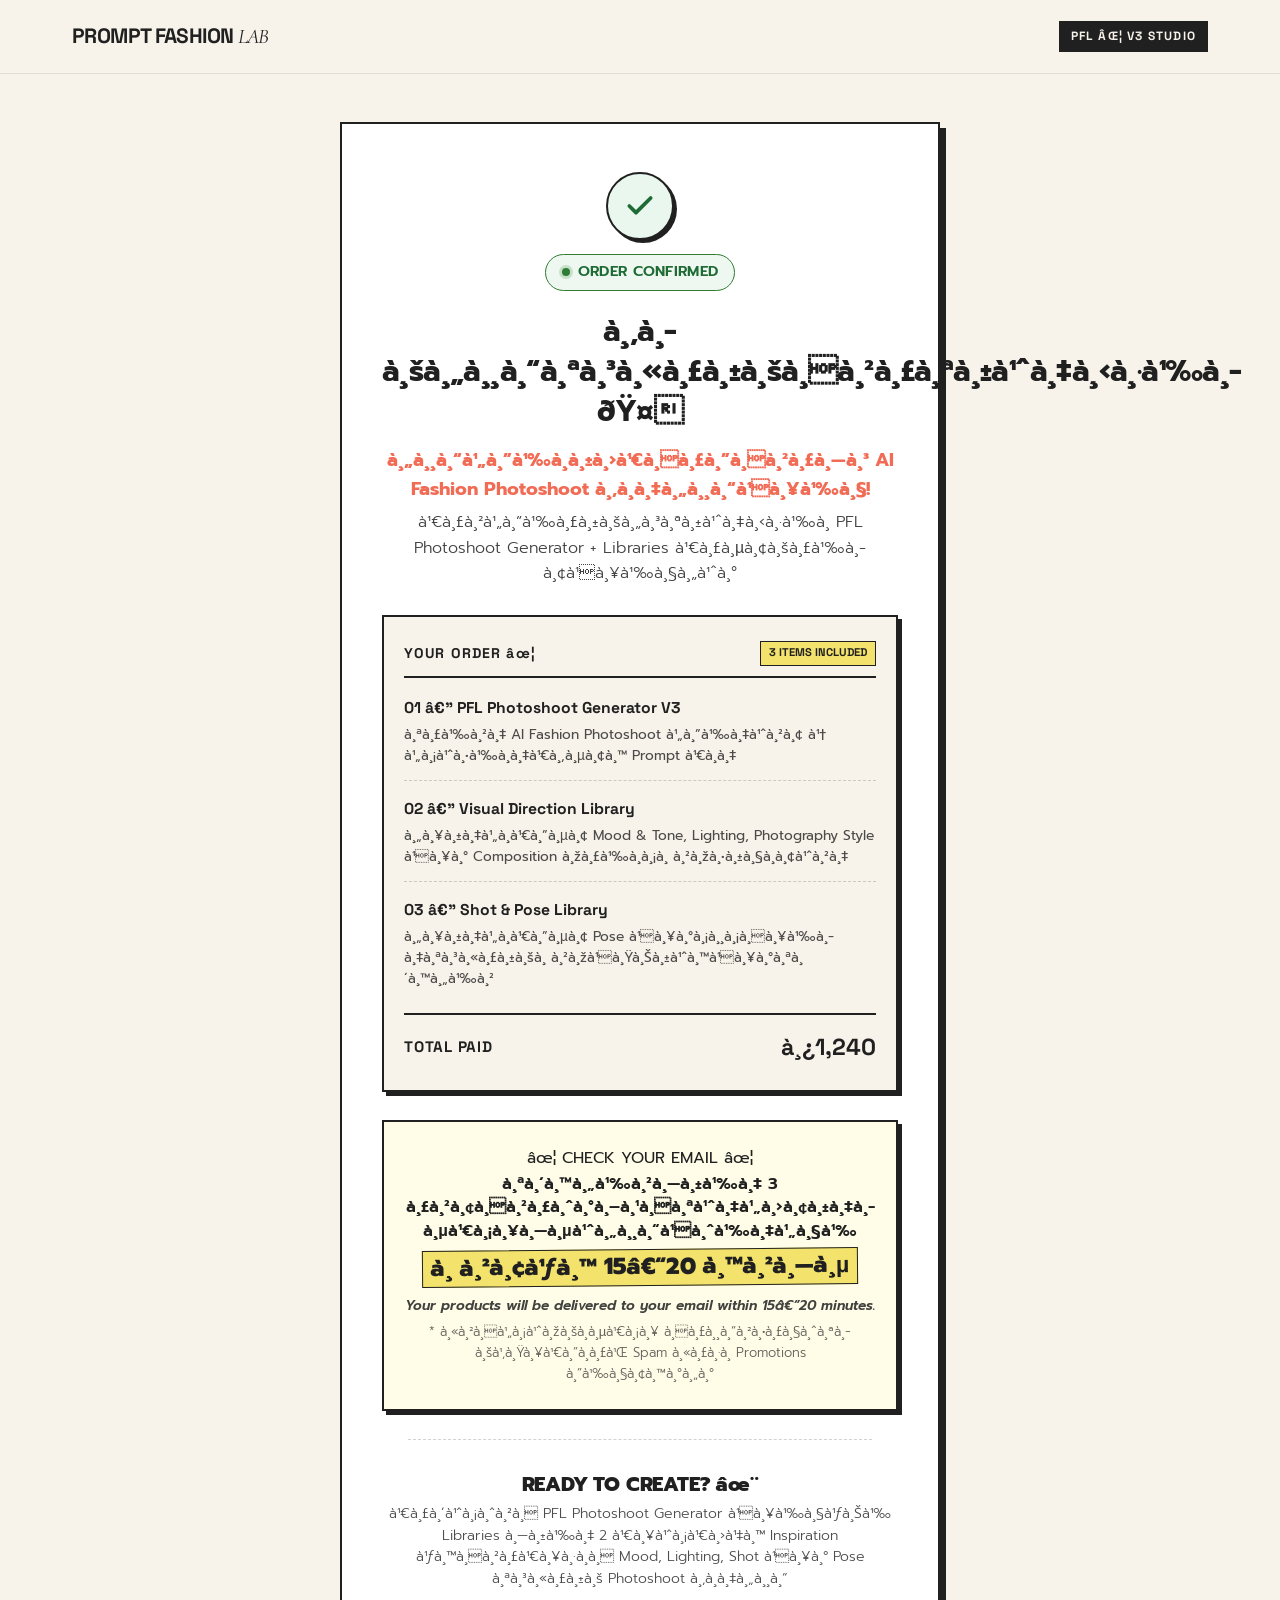
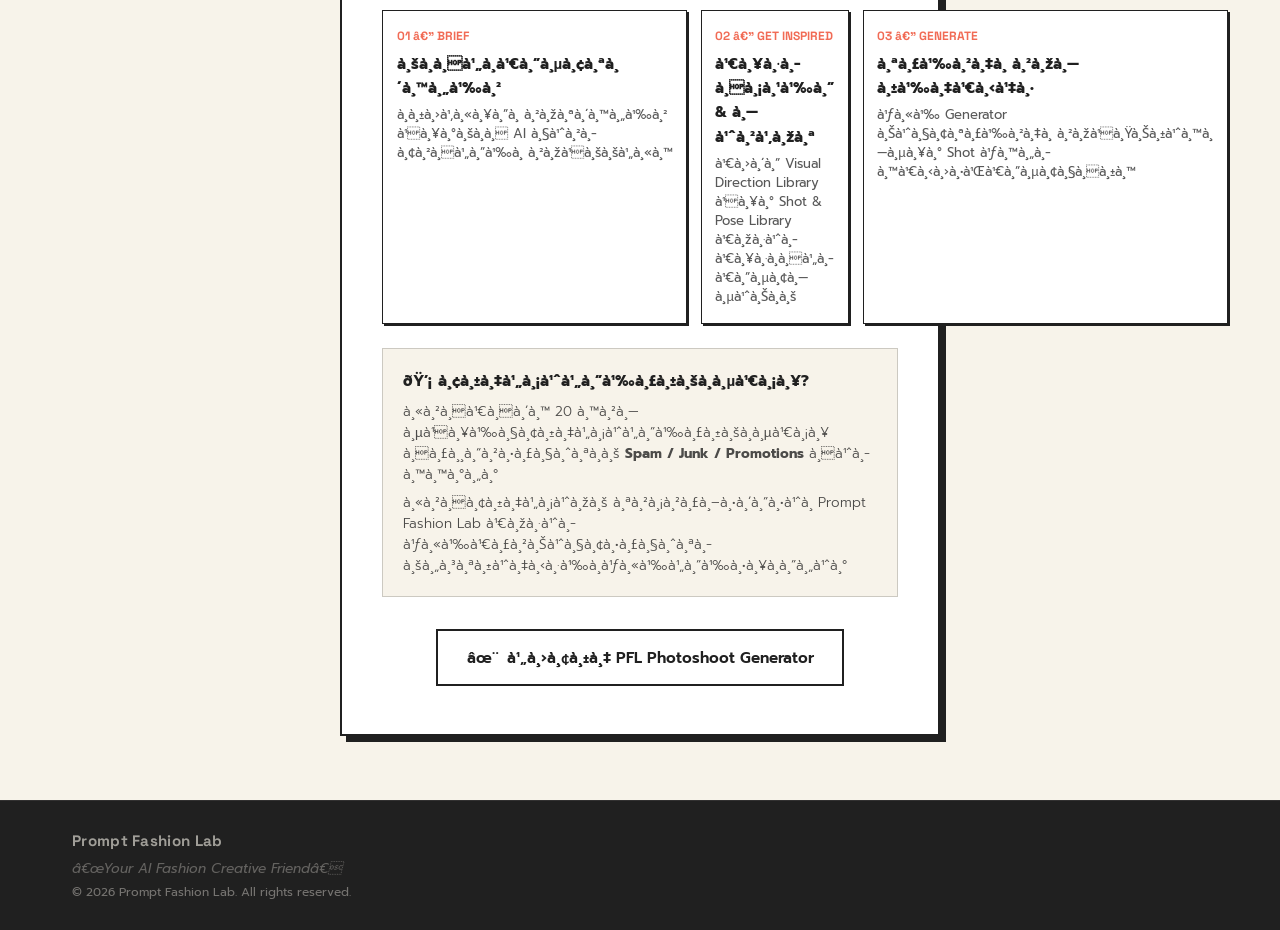
<file: thank-you-complete.html>
<!DOCTYPE html>
<html lang="th">
<head>
  <!-- Google tag (gtag.js) -->
  <script async src="https://www.googletagmanager.com/gtag/js?id=G-DDGN5M6J9N"></script>
  <script>
    window.dataLayer = window.dataLayer || [];
    function gtag(){dataLayer.push(arguments);}
    gtag('js', new Date());
    gtag('config', 'G-DDGN5M6J9N');
  </script>

  <!-- Meta Pixel Code -->
  <script>
    !function(f,b,e,v,n,t,s)
    {if(f.fbq)return;n=f.fbq=function(){n.callMethod?
    n.callMethod.apply(n,arguments):n.queue.push(arguments)};
    if(!f._fbq)f._fbq=n;n.push=n;n.loaded=!0;n.version='2.0';
    n.queue=[];t=b.createElement(e);t.async=!0;
    t.src=v;s=b.getElementsByTagName(e)[0];
    s.parentNode.insertBefore(t,s)}(window, document,'script',
    'https://connect.facebook.net/en_US/fbevents.js');
    fbq('init', '1612021557290772');
    fbq('track', 'PageView');
  </script>
  <noscript>
    <img height="1" width="1" style="display:none"
    src="https://www.facebook.com/tr?id=1612021557290772&ev=PageView&noscript=1"/>
  </noscript>
  <!-- End Meta Pixel Code -->

  <meta charset="UTF-8">
  <meta name="viewport" content="width=device-width, initial-scale=1.0">
  <meta name="description" content="Order Confirmed — ขอบคุณสำหรับการสั่งซื้อ PFL Photoshoot Generator + Libraries Bundle (฿1,240) จาก Prompt Fashion Lab">
  <title>ขอบคุณสำหรับการสั่งซื้อ PFL Photoshoot Generator + Libraries | Prompt Fashion Lab</title>
  
  <!-- Google Fonts Import -->
  <link rel="preconnect" href="https://fonts.googleapis.com">
  <link rel="preconnect" href="https://fonts.gstatic.com" crossorigin>
  <link href="https://fonts.googleapis.com/css2?family=Caveat:wght@600;700&family=Cormorant+Garamond:ital,wght@1,400;1,600;1,700&family=Prompt:ital,wght@0,300;0,400;0,500;0,600;0,700;1,300;1,400;1,500;1,600;1,700&family=Space+Grotesk:wght@500;700;800&display=swap" rel="stylesheet">

  <!-- Vanilla CSS Style Sheet -->
  <link rel="stylesheet" href="styles.css">
</head>
<body class="thankyou-page-body">

  <!-- ==========================================
       HEADER / NAVIGATION
       ========================================== -->
  <header>
    <div class="container header-container">
      <a href="index.html" class="logo">
        PROMPT FASHION <span>LAB</span>
      </a>
      <div class="brand-badge">PFL ✦ V3 STUDIO</div>
    </div>
  </header>

  <!-- ==========================================
       THANK YOU MAIN CONTENT
       ========================================== -->
  <main class="thankyou-wrapper">
    <div class="thankyou-card">
      
      <!-- ==========================================
           1. HERO SECTION (ORDER CONFIRMED)
           ========================================== -->
      <div>
        
        <!-- Polished Success Icon & Status Badge -->
        <div class="thankyou-success-header">
          <div class="thankyou-icon-circle" aria-label="ชำระเงินสำเร็จ">
            <svg viewBox="0 0 24 24">
              <polyline points="20 6 9 17 4 12"></polyline>
            </svg>
          </div>
          <div class="thankyou-status-pill">
            <span class="status-pulse-dot" aria-hidden="true"></span>
            <span>ORDER CONFIRMED</span>
          </div>
        </div>

        <!-- Main Headline -->
        <h1 class="thankyou-title">ขอบคุณสำหรับการสั่งซื้อ 🤍</h1>

        <!-- Supporting Text -->
        <p class="text-balance-thai" style="font-size: 1.15rem; font-weight: 700; color: var(--color-coral); margin-bottom: 0.35rem;">
          คุณได้อัปเกรดการทำ AI Fashion Photoshoot ของคุณแล้ว!
        </p>
        <p class="thankyou-reassurance text-balance-thai" style="margin-bottom: 1.5rem;">
          เราได้รับคำสั่งซื้อ PFL Photoshoot Generator + Libraries เรียบร้อยแล้วค่ะ
        </p>

        <!-- ==========================================
             2. ORDER SUMMARY CARD
             ========================================== -->
        <div class="thankyou-order-box">
          <div class="thankyou-order-header">
            <span class="thankyou-order-heading">YOUR ORDER ✦</span>
            <span class="thankyou-order-badge">3 ITEMS INCLUDED</span>
          </div>

          <div class="thankyou-product-list">
            
            <!-- Item 1 -->
            <div class="thankyou-product-item">
              <div class="thankyou-item-title">
                <span>01 — PFL Photoshoot Generator V3</span>
              </div>
              <div class="thankyou-item-desc text-balance-thai">
                สร้าง AI Fashion Photoshoot ได้ง่าย ๆ ไม่ต้องเขียน Prompt เอง
              </div>
            </div>

            <!-- Item 2 -->
            <div class="thankyou-product-item">
              <div class="thankyou-item-title">
                <span>02 — Visual Direction Library</span>
              </div>
              <div class="thankyou-item-desc text-balance-thai">
                คลังไอเดีย Mood & Tone, Lighting, Photography Style และ Composition พร้อมภาพตัวอย่าง
              </div>
            </div>

            <!-- Item 3 -->
            <div class="thankyou-product-item">
              <div class="thankyou-item-title">
                <span>03 — Shot & Pose Library</span>
              </div>
              <div class="thankyou-item-desc text-balance-thai">
                คลังไอเดีย Pose และมุมกล้องสำหรับภาพแฟชั่นและสินค้า
              </div>
            </div>

          </div>

          <!-- Total Display -->
          <div class="thankyou-total-paid-row">
            <span class="label">TOTAL PAID</span>
            <span class="amount">฿1,240</span>
          </div>
        </div>

        <!-- ==========================================
             3. DELIVERY INFORMATION BOX
             ========================================== -->
        <div class="delivery-notice-box">
          <div class="delivery-notice-tag">✦ CHECK YOUR EMAIL ✦</div>
          <div class="delivery-notice-title text-balance-thai">
            สินค้าทั้ง 3 รายการจะถูกส่งไปยังอีเมลที่คุณแจ้งไว้
          </div>
          <div class="delivery-notice-time">
            <span>ภายใน 15–20 นาที</span>
          </div>
          <p class="delivery-notice-sub" style="font-weight: 600; color: rgba(32, 32, 32, 0.85); margin-bottom: 0.35rem;">
            Your products will be delivered to your email within 15–20 minutes.
          </p>
          <p style="font-size: 0.82rem; color: rgba(32, 32, 32, 0.7); margin: 0;">
            * หากไม่พบอีเมล กรุณาตรวจสอบโฟลเดอร์ Spam หรือ Promotions ด้วยนะคะ
          </p>
        </div>

        <hr class="thankyou-divider">

        <!-- ==========================================
             4. GETTING STARTED SECTION
             ========================================== -->
        <div class="thankyou-workflow-section">
          <h2 class="thankyou-workflow-title">
            READY TO CREATE? ✨
          </h2>
          <p class="thankyou-workflow-desc text-balance-thai">
            เริ่มจาก PFL Photoshoot Generator แล้วใช้ Libraries ทั้ง 2 เล่มเป็น Inspiration ในการเลือก Mood, Lighting, Shot และ Pose สำหรับ Photoshoot ของคุณ
          </p>

          <div class="thankyou-workflow-grid">
            <!-- Step 1 -->
            <div class="thankyou-step-card">
              <div class="thankyou-step-num">01 — BRIEF</div>
              <div class="thankyou-step-title">บอกไอเดียสินค้า</div>
              <div class="thankyou-step-text text-balance-thai">
                อัปโหลดภาพสินค้า และบอก AI ว่าอยากได้ภาพแบบไหน
              </div>
            </div>

            <!-- Step 2 -->
            <div class="thankyou-step-card">
              <div class="thankyou-step-num">02 — GET INSPIRED</div>
              <div class="thankyou-step-title">เลือกมู้ด & ท่าโพส</div>
              <div class="thankyou-step-text text-balance-thai">
                เปิด Visual Direction Library และ Shot & Pose Library เพื่อเลือกไอเดียที่ชอบ
              </div>
            </div>

            <!-- Step 3 -->
            <div class="thankyou-step-card">
              <div class="thankyou-step-num">03 — GENERATE</div>
              <div class="thankyou-step-title">สร้างภาพทั้งเซ็ต</div>
              <div class="thankyou-step-text text-balance-thai">
                ให้ Generator ช่วยสร้างภาพแฟชั่นทีละ Shot ในคอนเซปต์เดียวกัน
              </div>
            </div>
          </div>
        </div>

        <!-- Small Help Box -->
        <div class="thankyou-help-box">
          <div class="thankyou-help-header">
            <span class="help-icon">💡</span>
            <strong>ยังไม่ได้รับอีเมล?</strong>
          </div>
          <p>หากเกิน 20 นาทีแล้วยังไม่ได้รับอีเมล กรุณาตรวจสอบ <strong>Spam / Junk / Promotions</strong> ก่อนนะคะ</p>
          <p>หากยังไม่พบ สามารถติดต่อ Prompt Fashion Lab เพื่อให้เราช่วยตรวจสอบคำสั่งซื้อให้ได้ตลอดค่ะ</p>
        </div>

        <!-- Primary Return / Generator CTA -->
        <div class="thankyou-cta-wrap">
          <a href="https://generator.promptfashionlab.com" class="btn-thankyou-return">
            <span>✨</span> ไปยัง PFL Photoshoot Generator
          </a>
        </div>

      </div>

    </div>
  </main>

  <!-- ==========================================
       FOOTER
       ========================================== -->
  <footer class="thankyou-footer">
    <div class="container footer-container">
      <div class="footer-copy">
        <span class="footer-brand">Prompt Fashion Lab</span>
        <span style="font-style: italic; opacity: 0.8; font-size: 0.85rem;">“Your AI Fashion Creative Friend”</span>
        <span>&copy; 2026 Prompt Fashion Lab. All rights reserved.</span>
      </div>
    </div>
  </footer>

  <!-- ==========================================
       VERIFIED IDEMPOTENT PURCHASE TRACKING (META PIXEL & GA4)
       - Fired ONLY on valid Stripe checkout session (?session_id=cs_...)
       - Persistent cross-session deduplication via localStorage
       - Stable eventID (sessionId) ensures cross-device deduplication in Meta
       ========================================== -->
  <script>
  (function() {
    const urlParams = new URLSearchParams(window.location.search);
    const sessionId = urlParams.get('session_id') || urlParams.get('checkout_session_id');
    const isTest = urlParams.get('test') === 'true';
    const testCode = urlParams.get('test_event_code');

    // 1. Strict Stripe session validation
    // Purchase must ONLY fire when redirected from Stripe with a valid checkout session ID
    const isValidSession = sessionId && (
      sessionId.startsWith('cs_live_') || 
      sessionId.startsWith('cs_test_') ||
      (isTest && sessionId.startsWith('cs_'))
    );

    if (!isValidSession) {
      console.warn('[Purchase Tracking Suppressed] No valid Stripe checkout session ID found. Purchase event will not be fired.');
      return;
    }

    // 2. Persistent transaction-level deduplication via localStorage
    const DEDUP_KEY = 'pfl_tracked_purchases';
    function getTrackedList() {
      try {
        return JSON.parse(localStorage.getItem(DEDUP_KEY) || '[]');
      } catch (e) {
        return [];
      }
    }
    function markTracked(id) {
      try {
        const list = getTrackedList();
        if (!list.includes(id)) {
          list.push(id);
          localStorage.setItem(DEDUP_KEY, JSON.stringify(list));
        }
      } catch (e) {}
    }

    if (getTrackedList().includes(sessionId)) {
      console.log('[Tracking Deduplication] Purchase event already recorded for Stripe session:', sessionId, '- Skipping duplicate event.');
      return;
    }

    // Mark as tracked immediately before firing
    markTracked(sessionId);

    // 3. Meta Pixel Purchase Event with stable eventID for deduplication
    if (typeof window.fbq === 'function') {
      const eventOptions = { eventID: sessionId };
      if (testCode) {
        eventOptions.test_event_code = testCode;
      }

      window.fbq('track', 'Purchase', {
        content_name: 'PFL Photoshoot Generator V3 + Libraries Bundle',
        content_category: 'AI Tool & Ebook Bundle',
        content_ids: ['generator_v3_bundle_1240'],
        content_type: 'product',
        value: 1240.00,
        currency: 'THB',
        num_items: 3
      }, eventOptions);
      console.log('[Meta Pixel] Verified Purchase tracked: ฿1,240 (eventID:', sessionId, ')');
    }

    // 4. GA4 Purchase Event with stable transaction_id
    if (typeof window.gtag === 'function') {
      window.gtag('event', 'purchase', {
        transaction_id: sessionId,
        value: 1240.00,
        currency: 'THB',
        items: [
          { item_name: 'PFL Photoshoot Generator V3', price: 990.00, quantity: 1 },
          { item_name: 'Visual Direction Library', price: 125.00, quantity: 1 },
          { item_name: 'Shot & Pose Library', price: 125.00, quantity: 1 }
        ]
      });
      console.log('[GA4] Verified purchase event tracked: ฿1,240 (txn:', sessionId, ')');
    }
  })();
  </script>
</body>
</html>
</file>
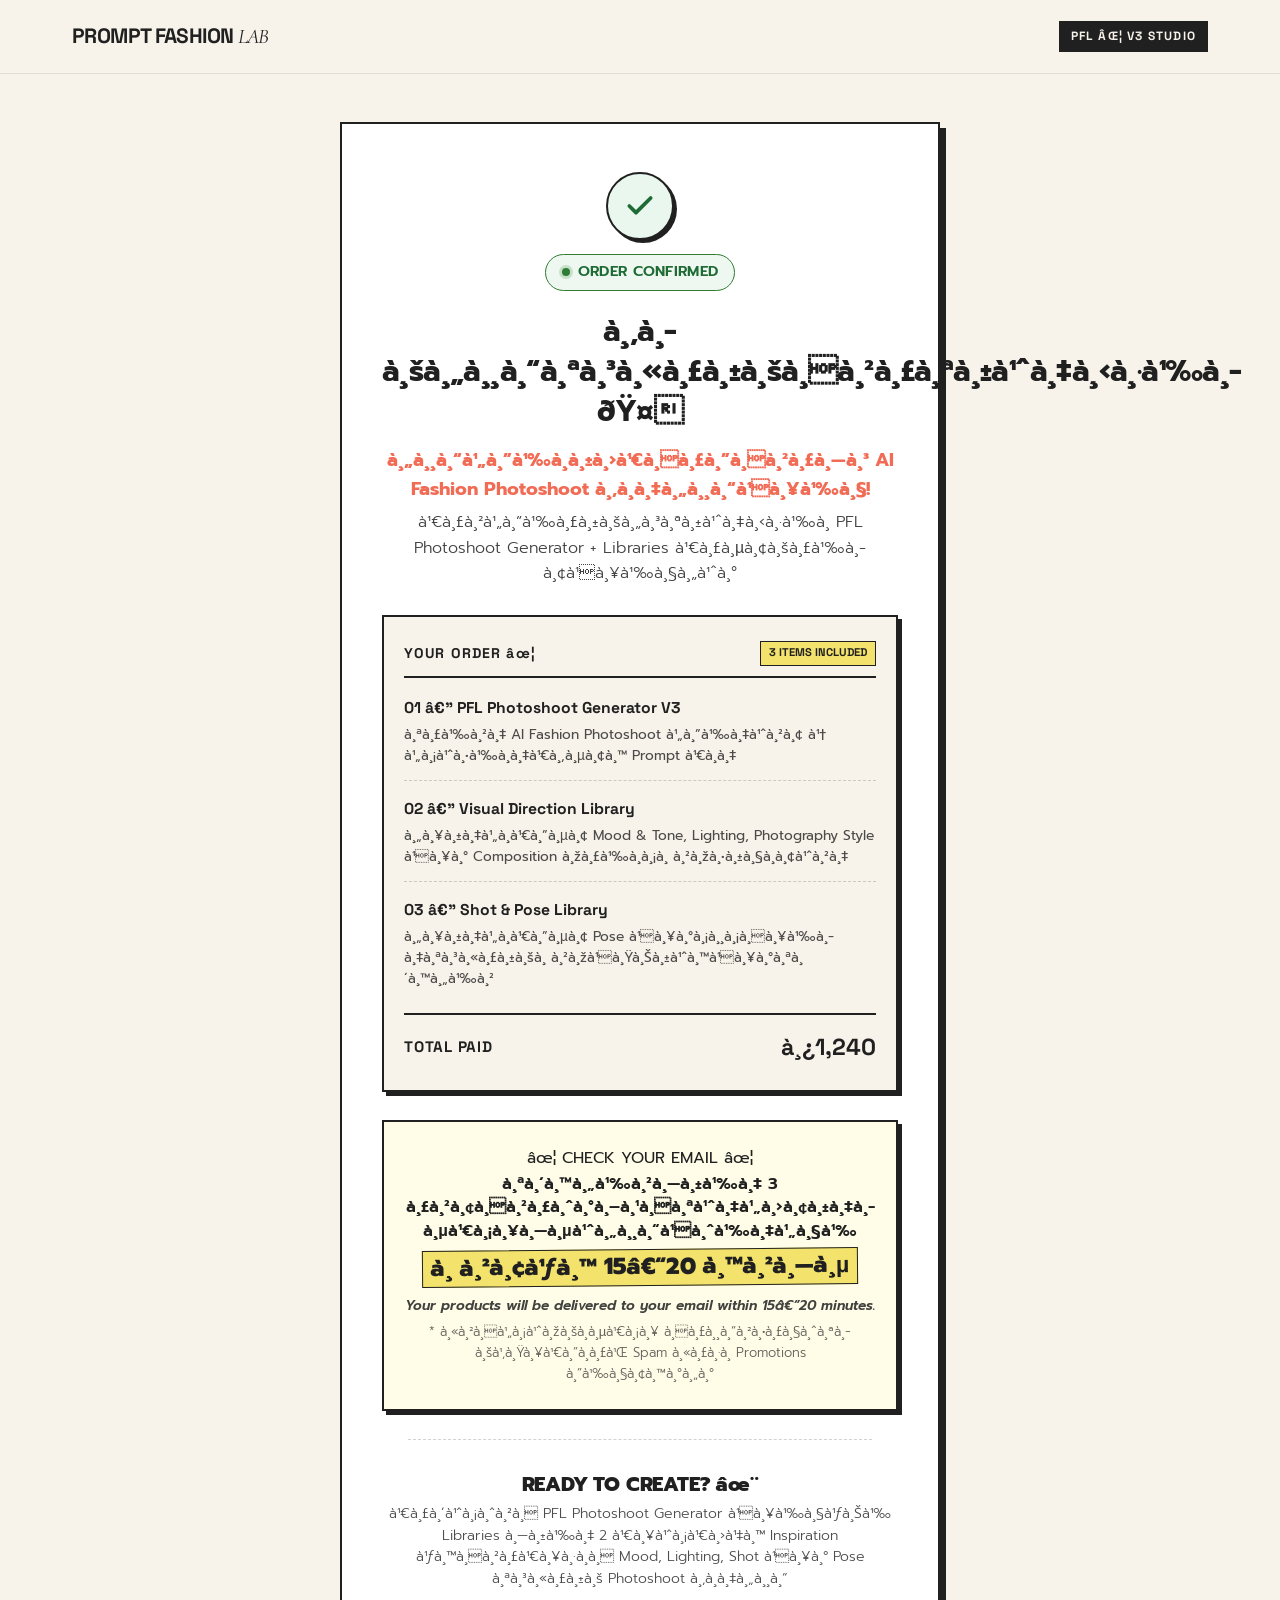
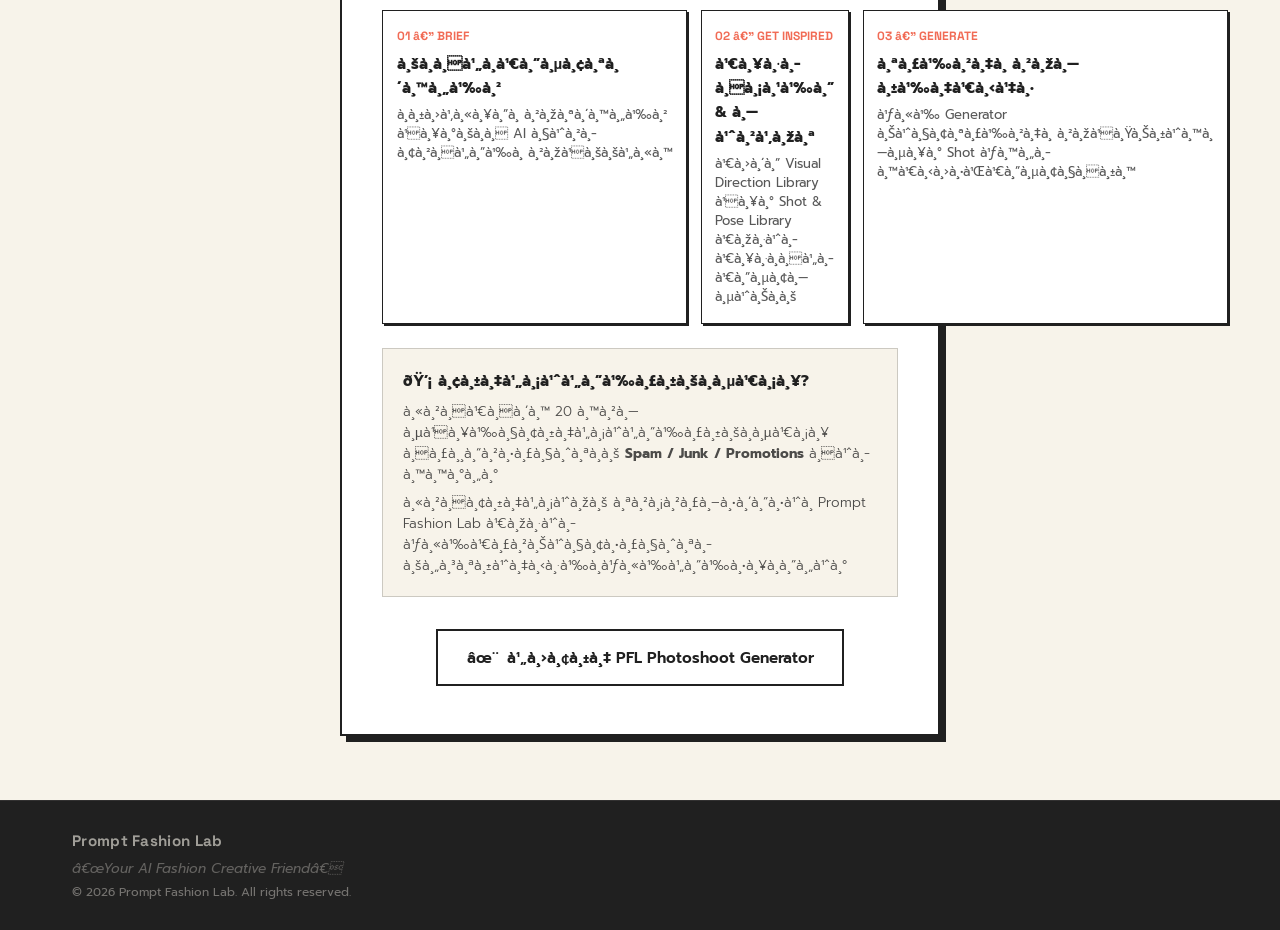
<file: thank-you-library.html>
<!DOCTYPE html>
<html lang="th">
<head>
  <meta charset="UTF-8">
  <title>Redirecting...</title>
  <script>
    // Seamless redirect to thank-you-complete preserving query params
    window.location.replace('thank-you-complete.html' + window.location.search);
  </script>
</head>
<body>
  <p>Redirecting to <a href="thank-you-complete.html">thank-you-complete.html</a>...</p>
</body>
</html>
</file>
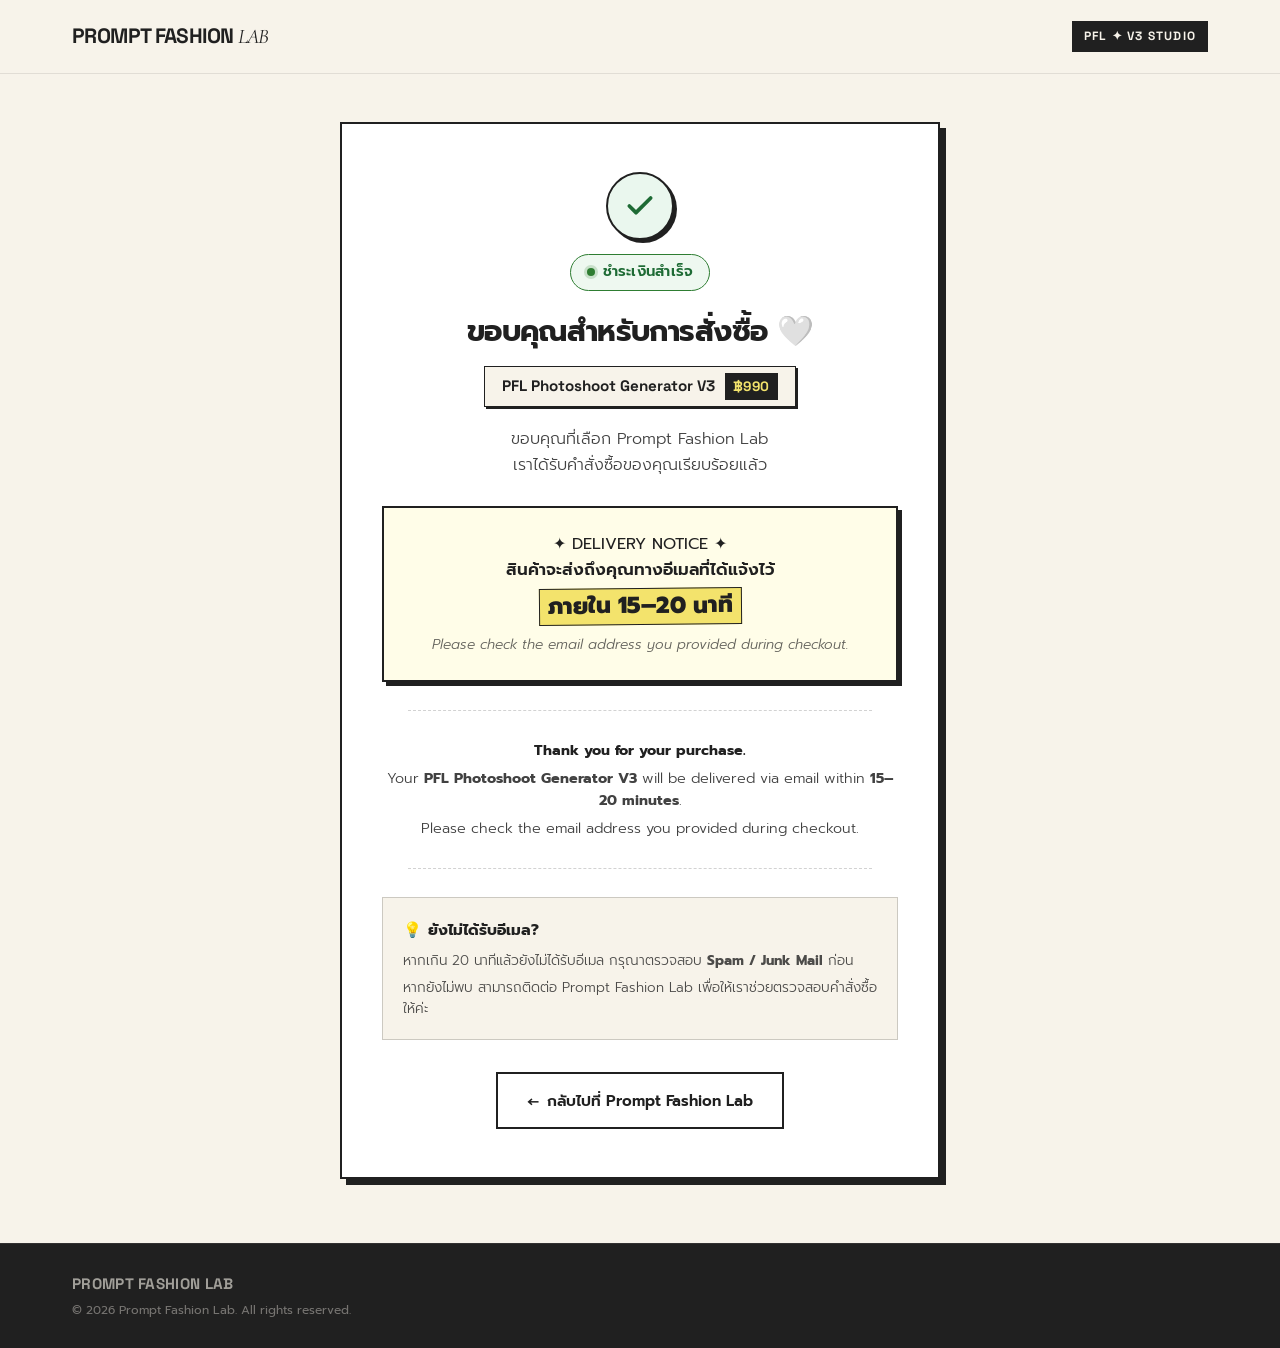
<file: thank-you.html>
<!DOCTYPE html>
<html lang="th">
<head>
  <!-- Google tag (gtag.js) -->
  <script async src="https://www.googletagmanager.com/gtag/js?id=G-DDGN5M6J9N"></script>
  <script>
    window.dataLayer = window.dataLayer || [];
    function gtag(){dataLayer.push(arguments);}
    gtag('js', new Date());
    gtag('config', 'G-DDGN5M6J9N');
  </script>

  <!-- Meta Pixel Code -->
  <script>
    !function(f,b,e,v,n,t,s)
    {if(f.fbq)return;n=f.fbq=function(){n.callMethod?
    n.callMethod.apply(n,arguments):n.queue.push(arguments)};
    if(!f._fbq)f._fbq=n;n.push=n;n.loaded=!0;n.version='2.0';
    n.queue=[];t=b.createElement(e);t.async=!0;
    t.src=v;s=b.getElementsByTagName(e)[0];
    s.parentNode.insertBefore(t,s)}(window, document,'script',
    'https://connect.facebook.net/en_US/fbevents.js');
    fbq('init', '1612021557290772');
    fbq('track', 'PageView');
  </script>
  <noscript>
    <img height="1" width="1" style="display:none"
    src="https://www.facebook.com/tr?id=1612021557290772&ev=PageView&noscript=1"/>
  </noscript>
  <!-- End Meta Pixel Code -->

  <!-- ==========================================
       VERIFIED IDEMPOTENT PURCHASE TRACKING (META PIXEL & GA4)
       - Fired ONLY on valid Stripe checkout session (?session_id=cs_...)
       - Persistent cross-session deduplication via localStorage
       - Stable eventID (sessionId) ensures cross-device deduplication in Meta
       ========================================== -->
  <script>
  (function() {
    const urlParams = new URLSearchParams(window.location.search);
    const sessionId = urlParams.get('session_id') || urlParams.get('checkout_session_id');
    const isTest = urlParams.get('test') === 'true';
    const testCode = urlParams.get('test_event_code');

    // 1. Strict Stripe session validation
    // Purchase must ONLY fire when redirected from Stripe with a valid checkout session ID
    const isValidSession = sessionId && (
      sessionId.startsWith('cs_live_') || 
      sessionId.startsWith('cs_test_') ||
      (isTest && sessionId.startsWith('cs_'))
    );

    if (!isValidSession) {
      console.warn('[Purchase Tracking Suppressed] No valid Stripe checkout session ID found. Purchase event will not be fired.');
      return;
    }

    // 2. Persistent transaction-level deduplication via localStorage
    const DEDUP_KEY = 'pfl_tracked_purchases';
    function getTrackedList() {
      try {
        return JSON.parse(localStorage.getItem(DEDUP_KEY) || '[]');
      } catch (e) {
        return [];
      }
    }
    function markTracked(id) {
      try {
        const list = getTrackedList();
        if (!list.includes(id)) {
          list.push(id);
          localStorage.setItem(DEDUP_KEY, JSON.stringify(list));
        }
      } catch (e) {}
    }

    if (getTrackedList().includes(sessionId)) {
      console.log('[Tracking Deduplication] Purchase event already recorded for Stripe session:', sessionId, '- Skipping duplicate event.');
      return;
    }

    // Mark as tracked immediately before firing
    markTracked(sessionId);

    // 3. Determine order parameters
    const isBundle = urlParams.get('plan') === 'bundle' || urlParams.get('amount') === '1240';
    const purchaseValue = isBundle ? 1240.00 : 990.00;
    const contentName = isBundle ? 'PFL Photoshoot Generator V3 + 2 Libraries' : 'PFL Photoshoot Generator V3';
    const contentIds = isBundle ? ['generator_v3_bundle_1240'] : ['generator_v3_990'];

    // 4. Meta Pixel Purchase Event with stable eventID for deduplication
    if (typeof window.fbq === 'function') {
      const eventOptions = { eventID: sessionId };
      if (testCode) {
        eventOptions.test_event_code = testCode;
      }

      window.fbq('track', 'Purchase', {
        content_name: contentName,
        content_category: 'AI Tool',
        content_ids: contentIds,
        content_type: 'product',
        value: purchaseValue,
        currency: 'THB',
        num_items: isBundle ? 3 : 1
      }, eventOptions);
      console.log('[Meta Pixel] Verified Purchase tracked: ฿' + purchaseValue + ' (eventID: ' + sessionId + ')');
    }

    // 5. GA4 Purchase Event with stable transaction_id
    if (typeof window.gtag === 'function') {
      window.gtag('event', 'purchase', {
        transaction_id: sessionId,
        value: purchaseValue,
        currency: 'THB',
        items: [{
          item_name: contentName,
          price: purchaseValue,
          quantity: 1
        }]
      });
      console.log('[GA4] Verified purchase event tracked: ฿' + purchaseValue + ' (txn: ' + sessionId + ')');
    }
  })();
  </script>
  <!-- End Meta Pixel Code -->

  <meta charset="UTF-8">
  <meta name="viewport" content="width=device-width, initial-scale=1.0">
  <meta name="description" content="ขอบคุณสำหรับการสั่งซื้อ PFL Photoshoot Generator V3 จาก Prompt Fashion Lab">
  <title>ขอบคุณสำหรับการสั่งซื้อ | Prompt Fashion Lab</title>
  
  <!-- Google Fonts Import -->
  <link rel="preconnect" href="https://fonts.googleapis.com">
  <link rel="preconnect" href="https://fonts.gstatic.com" crossorigin>
  <link href="https://fonts.googleapis.com/css2?family=Caveat:wght@600;700&family=Cormorant+Garamond:ital,wght@1,400;1,600;1,700&family=Prompt:ital,wght@0,300;0,400;0,500;0,600;0,700;1,300;1,400;1,500;1,600;1,700&family=Space+Grotesk:wght@500;700;800&display=swap" rel="stylesheet">

  <!-- Vanilla CSS Style Sheet -->
  <link rel="stylesheet" href="styles.css">
</head>
<body class="thankyou-page-body">

  <!-- ==========================================
       HEADER / NAVIGATION
       ========================================== -->
  <header>
    <div class="container header-container">
      <a href="index.html" class="logo">
        PROMPT FASHION <span>LAB</span>
      </a>
      <div class="brand-badge">PFL ✦ V3 STUDIO</div>
    </div>
  </header>

  <!-- ==========================================
       THANK YOU MAIN CONTENT
       ========================================== -->
  <main class="thankyou-wrapper">
    <div class="thankyou-card">
      
      <!-- Polished Success Icon & Status Badge -->
      <div class="thankyou-success-header">
        <div class="thankyou-icon-circle" aria-label="ชำระเงินสำเร็จ">
          <svg viewBox="0 0 24 24">
            <polyline points="20 6 9 17 4 12"></polyline>
          </svg>
        </div>
        <div class="thankyou-status-pill">
          <span class="status-pulse-dot" aria-hidden="true"></span>
          <span>ชำระเงินสำเร็จ</span>
        </div>
      </div>

      <!-- Main Headline -->
      <h1 class="thankyou-title">ขอบคุณสำหรับการสั่งซื้อ 🤍</h1>

      <!-- Product Name Badge -->
      <div class="thankyou-product-pill">
        <span>PFL Photoshoot Generator V3</span>
        <span class="product-price">฿990</span>
      </div>

      <!-- Warm Reassurance -->
      <p class="thankyou-reassurance text-balance-thai">
        ขอบคุณที่เลือก Prompt Fashion Lab<br>
        เราได้รับคำสั่งซื้อของคุณเรียบร้อยแล้ว
      </p>

      <!-- Prominent Delivery Box (Mobile-first priority) -->
      <div class="delivery-notice-box">
        <div class="delivery-notice-tag">✦ DELIVERY NOTICE ✦</div>
        <div class="delivery-notice-title text-balance-thai">
          สินค้าจะส่งถึงคุณทางอีเมลที่ได้แจ้งไว้
        </div>
        <div class="delivery-notice-time">
          <span>ภายใน 15–20 นาที</span>
        </div>
        <p class="delivery-notice-sub">
          Please check the email address you provided during checkout.
        </p>
      </div>

      <hr class="thankyou-divider">

      <!-- English Section -->
      <div class="thankyou-en-section">
        <p class="en-title" style="font-weight: 700; color: var(--color-black); margin-bottom: 0.35rem;">
          Thank you for your purchase.
        </p>
        <p class="en-desc" style="margin-bottom: 0.35rem;">
          Your <strong>PFL Photoshoot Generator V3</strong> will be delivered via email within <strong>15–20 minutes</strong>.
        </p>
        <p class="en-sub">
          Please check the email address you provided during checkout.
        </p>
      </div>

      <hr class="thankyou-divider">

      <!-- Small Help Box -->
      <div class="thankyou-help-box">
        <div class="thankyou-help-header">
          <span class="help-icon">💡</span>
          <strong>ยังไม่ได้รับอีเมล?</strong>
        </div>
        <p>หากเกิน 20 นาทีแล้วยังไม่ได้รับอีเมล กรุณาตรวจสอบ <strong>Spam / Junk Mail</strong> ก่อน</p>
        <p>หากยังไม่พบ สามารถติดต่อ Prompt Fashion Lab เพื่อให้เราช่วยตรวจสอบคำสั่งซื้อให้ค่ะ</p>
      </div>

      <!-- Simple Secondary CTA -->
      <div class="thankyou-cta-wrap">
        <a href="https://generator.promptfashionlab.com" class="btn-thankyou-return">
          <span>←</span> กลับไปที่ Prompt Fashion Lab
        </a>
      </div>

    </div>
  </main>

  <!-- ==========================================
       FOOTER
       ========================================== -->
  <footer class="thankyou-footer">
    <div class="container footer-container">
      <div class="footer-copy">
        <span class="footer-brand">PROMPT FASHION LAB</span>
        <span>&copy; 2026 Prompt Fashion Lab. All rights reserved.</span>
      </div>
    </div>
  </footer>

  <script>
    (function() {
      const urlParams = new URLSearchParams(window.location.search);
      const isBundle = urlParams.get('plan') === 'bundle' || urlParams.get('amount') === '1240';
      if (isBundle) {
        const productPill = document.querySelector('.thankyou-product-pill');
        if (productPill) {
          productPill.innerHTML = '<span>PFL Photoshoot Generator V3 + 2 Libraries</span> <span class="product-price">฿1,240</span>';
        }
        const enDesc = document.querySelector('.en-desc');
        if (enDesc) {
          enDesc.innerHTML = 'Your <strong>PFL Photoshoot Generator V3 + 2 Libraries</strong> will be delivered via email within <strong>15–20 minutes</strong>.';
        }
      }
    })();
  </script>
</body>
</html>
</file>
<file: styles.css>
/* ==========================================================================
   PROMPT FASHION LAB (PFL) - DESIGN SYSTEM & LAYOUTS
   Style Guide: Fashion Editorial × Creative Studio × Playful
   ========================================================================== */

/* Google Fonts Import */
@import url('https://fonts.googleapis.com/css2?family=Caveat:wght@600;700&family=Cormorant+Garamond:ital,wght@1,400;1,600;1,700&family=Prompt:ital,wght@0,300;0,400;0,500;0,600;0,700;1,300;1,400;1,500;1,600;1,700&family=Space+Grotesk:wght@500;700;800&display=swap');

:root {
  /* Color Palette */
  --color-ivory: #F7F3EA;       /* Neutral Base (65-70%) */
  --color-black: #202020;       /* Neutral Dark */
  --color-black-rgb: 32, 32, 32;
  --color-yellow: #F3E36C;      /* Accent (15-20%) */
  --color-coral: #F16B55;       /* Accent Coral (10-15%) */
  --color-blue: #AFCDE5;        /* Accent Blue */
  --color-white: #FFFFFF;
  
  /* Fonts */
  --font-grotesk: 'Space Grotesk', 'Prompt', sans-serif;
  --font-serif: 'Cormorant Garamond', 'Prompt', serif;
  --font-thai: 'Prompt', sans-serif;
  --font-hand: 'Caveat', cursive;

  /* Transitions */
  --transition-smooth: all 0.4s cubic-bezier(0.16, 1, 0.3, 1);
  --transition-fast: all 0.2s ease-out;
}

/* Reset & Base Styles */
*, *::before, *::after {
  box-sizing: border-box;
  margin: 0;
  padding: 0;
}

html {
  scroll-behavior: smooth;
  -webkit-text-size-adjust: 100%;
}

body {
  background-color: var(--color-ivory);
  color: var(--color-black);
  font-family: var(--font-thai);
  font-weight: 400;
  line-height: 1.6;
  overflow-x: hidden;
}

/* Typography Utilities */
h1, h2, h3, h4, h5, h6 {
  font-family: var(--font-grotesk);
  font-weight: 700;
  line-height: 1.2;
}

h1 {
  font-size: clamp(2rem, 5vw, 3rem);
  font-weight: 800;
  letter-spacing: -0.02em;
}

h2 {
  font-size: clamp(1.8rem, 4.5vw, 2.5rem);
  font-weight: 800;
  letter-spacing: -0.01em;
}

p {
  font-size: 1.05rem;
  font-weight: 300;
  color: rgba(32, 32, 32, 0.85);
}

.text-balance-thai {
  word-break: keep-all;
  overflow-wrap: break-word;
}

.italic-serif {
  font-family: var(--font-serif);
  font-style: italic;
  font-weight: 600;
  letter-spacing: -0.01em;
}

.handwritten {
  font-family: var(--font-hand);
  font-size: 1.6rem;
  color: var(--color-coral);
  transform: rotate(-3deg);
  display: inline-block;
}

/* Selection */
::selection {
  background-color: var(--color-yellow);
  color: var(--color-black);
}

/* Layout Utilities */
.container {
  max-width: 1200px;
  margin: 0 auto;
  padding: 0 2rem;
  position: relative;
}

@media (max-width: 768px) {
  .container {
    padding: 0 1.25rem;
  }
}

.section-padding {
  padding: 6rem 0;
}

@media (max-width: 768px) {
  .section-padding {
    padding: 4rem 0;
  }
}

/* Dark Background Sections */
.section-dark {
  background-color: var(--color-black);
  color: var(--color-ivory);
  position: relative;
}

.section-dark h2, .section-dark h3, .section-dark h4 {
  color: var(--color-ivory);
}

.section-dark p {
  color: rgba(247, 243, 234, 0.85);
}

/* Yellow Background Sections */
.section-yellow {
  background-color: var(--color-yellow);
  color: var(--color-black);
  position: relative;
}

/* Header & Nav */
header {
  border-bottom: 1px solid rgba(32, 32, 32, 0.1);
  background-color: var(--color-ivory);
  padding: 1.25rem 0;
  z-index: 10;
  position: relative;
}

.header-container {
  display: flex;
  justify-content: space-between;
  align-items: center;
}

.logo {
  font-family: var(--font-grotesk);
  font-weight: 800;
  font-size: 1.3rem;
  letter-spacing: -0.03em;
  text-decoration: none;
  color: var(--color-black);
}

.logo span {
  font-family: var(--font-serif);
  font-style: italic;
  font-weight: 400;
}

.brand-badge {
  font-family: var(--font-grotesk);
  font-size: 0.75rem;
  font-weight: 700;
  background-color: var(--color-black);
  color: var(--color-ivory);
  padding: 0.35rem 0.75rem;
  text-transform: uppercase;
  letter-spacing: 0.1em;
}

.tagline-badge {
  background-color: rgba(241, 107, 85, 0.1);
  color: var(--color-coral);
  font-size: 0.75rem;
  font-weight: 600;
  text-transform: uppercase;
  padding: 0.3rem 0.8rem;
  border-radius: 50px;
  letter-spacing: 0.05em;
  display: inline-block;
}

/* Buttons */
.btn {
  display: inline-flex;
  align-items: center;
  justify-content: center;
  padding: 1.1rem 2.2rem;
  font-family: var(--font-grotesk);
  font-weight: 700;
  font-size: 1.05rem;
  text-decoration: none;
  border-radius: 0;
  border: 2px solid var(--color-black);
  cursor: pointer;
  position: relative;
  transition: var(--transition-smooth);
  background-color: transparent;
  color: var(--color-black);
  text-align: center;
  width: 100%;
}

.btn-black {
  background-color: var(--color-black);
  color: var(--color-ivory);
}

.btn-black:hover {
  background-color: var(--color-yellow);
  color: var(--color-black);
  transform: translateY(-3px) rotate(-0.5deg);
  box-shadow: 0 6px 0 var(--color-black);
}

.btn-yellow {
  background-color: var(--color-yellow);
  color: var(--color-black);
}

.btn-yellow:hover {
  background-color: var(--color-black);
  color: var(--color-ivory);
  transform: translateY(-3px) rotate(0.5deg);
  box-shadow: 0 6px 0 var(--color-coral);
}

.btn-outline {
  background-color: transparent;
  color: var(--color-black);
}

.btn-outline:hover {
  background-color: var(--color-black);
  color: var(--color-ivory);
  transform: translateY(-2px);
}

/* Scroll Animations */
.reveal {
  opacity: 0;
  transform: translateY(20px);
  transition: opacity 0.8s cubic-bezier(0.16, 1, 0.3, 1), transform 0.8s cubic-bezier(0.16, 1, 0.3, 1);
}

.reveal.active {
  opacity: 1;
  transform: translateY(0);
}

/* ==========================================================================
   SECTION 1 — HERO
   ========================================================================== */
.hero-grid {
  display: grid;
  grid-template-columns: 1fr;
  gap: 3rem;
  align-items: start;
}

@media (min-width: 992px) {
  .hero-grid {
    grid-template-columns: 4.5fr 7.5fr;
    gap: 4rem;
    align-items: center;
  }
}

.hero-content {
  display: flex;
  flex-direction: column;
  gap: 1.5rem;
}

.hero-tagline {
  font-family: var(--font-grotesk);
  font-size: 0.8rem;
  font-weight: 700;
  letter-spacing: 0.1em;
  color: var(--color-coral);
  display: flex;
  align-items: center;
  gap: 0.5rem;
}

.hero-title {
  font-size: clamp(2rem, 5vw, 2.75rem);
  line-height: 1.2;
}

.hero-desc {
  font-size: 1.05rem;
  opacity: 0.85;
}

.hero-bullet-list {
  list-style: none;
  display: flex;
  flex-direction: column;
  gap: 0.65rem;
}

.hero-bullet-list li {
  font-size: 1.05rem;
  color: rgba(32, 32, 32, 0.9);
  display: flex;
  align-items: flex-start;
  gap: 0.6rem;
  line-height: 1.5;
}

.hero-bullet-list li::before {
  content: "✦";
  color: var(--color-coral);
  font-size: 0.8rem;
  margin-top: 0.2rem;
  flex-shrink: 0;
}

.hero-benefits-grid {
  display: grid;
  grid-template-columns: 1fr;
  gap: 1.25rem;
  margin: 1rem 0;
}

@media (min-width: 576px) {
  .hero-benefits-grid {
    grid-template-columns: repeat(3, 1fr);
  }
}

.hero-benefit-item {
  border-left: 2px solid var(--color-coral);
  padding-left: 0.75rem;
}

.hero-benefit-item h4 {
  font-size: 0.85rem;
  font-weight: 800;
  letter-spacing: 0.05em;
  color: var(--color-black);
  margin-bottom: 0.25rem;
}

.hero-benefit-item p {
  font-size: 0.85rem;
  opacity: 0.7;
  line-height: 1.4;
}

.hero-cta-wrap {
  display: flex;
  flex-direction: column;
  gap: 0.5rem;
  max-width: 400px;
}

.hero-price-anchor {
  font-size: 0.85rem;
  opacity: 0.6;
  text-align: center;
}

.hero-price-anchor span {
  text-decoration: line-through;
  margin-right: 0.5rem;
}

.hero-price-anchor strong {
  color: var(--color-coral);
  font-weight: 700;
}

/* Hero Visual Composition */
.hero-visual {
  display: flex;
  flex-direction: column;
  gap: 1.5rem;
  background-color: var(--color-white);
  border: 2px solid var(--color-black);
  padding: 1.25rem;
  box-shadow: 6px 6px 0 var(--color-black);
}

@media (min-width: 768px) {
  .hero-visual {
    padding: 1.75rem;
    gap: 1.75rem;
  }
}

/* Horizontal Brief Bar */
.brief-horizontal {
  background-color: var(--color-ivory);
  border: 1px dashed rgba(32, 32, 32, 0.3);
  padding: 1rem 1.25rem;
  display: flex;
  flex-direction: column;
  gap: 0.75rem;
}

.brief-horizontal-top {
  display: flex;
  justify-content: space-between;
  align-items: center;
  border-bottom: 1px solid rgba(32, 32, 32, 0.1);
  padding-bottom: 0.4rem;
  flex-wrap: wrap;
  gap: 0.5rem;
}

.brief-horizontal-top .brief-tag {
  font-family: var(--font-grotesk);
  font-weight: 800;
  font-size: 0.75rem;
  letter-spacing: 0.05em;
  color: var(--color-black);
}

.brief-horizontal-top .brief-subtag {
  font-family: var(--font-hand);
  color: var(--color-coral);
  font-size: 1.15rem;
}

.brief-horizontal-grid {
  display: grid;
  grid-template-columns: repeat(2, 1fr);
  gap: 0.6rem 1rem;
}

@media (min-width: 576px) {
  .brief-horizontal-grid {
    grid-template-columns: repeat(3, 1fr);
  }
}

@media (min-width: 992px) {
  .brief-horizontal-grid {
    grid-template-columns: repeat(5, 1fr);
  }
}

.brief-h-item {
  display: flex;
  flex-direction: column;
  gap: 0.15rem;
}

.brief-h-item label {
  font-size: 0.62rem;
  opacity: 0.55;
  text-transform: uppercase;
  letter-spacing: 0.05em;
  font-family: var(--font-grotesk);
  font-weight: 700;
}

.brief-h-item span {
  font-size: 0.85rem;
  font-weight: 700;
  color: var(--color-black);
  white-space: normal;
  word-break: break-word;
}

.brief-horizontal-footer {
  display: flex;
  justify-content: space-between;
  align-items: center;
  border-top: 1px dashed rgba(32, 32, 32, 0.15);
  padding-top: 0.45rem;
  flex-wrap: wrap;
  gap: 0.5rem;
}

.brief-horizontal-footer .brief-arrow-badge {
  font-family: var(--font-grotesk);
  font-size: 0.7rem;
  font-weight: 800;
  letter-spacing: 0.05em;
  color: var(--color-coral);
}

/* Contact Sheet Area */
.visual-sheet-area {
  display: flex;
  flex-direction: column;
  gap: 1rem;
}

.visual-sheet-header {
  display: flex;
  justify-content: space-between;
  align-items: flex-end;
  border-bottom: 1px solid rgba(32, 32, 32, 0.1);
  padding-bottom: 0.5rem;
}

.visual-sheet-header h3 {
  font-size: 1.1rem;
  letter-spacing: -0.01em;
}

.visual-sheet-header span {
  font-size: 0.75rem;
  opacity: 0.6;
}

.visual-sheet-grid {
  display: grid;
  grid-template-columns: repeat(2, 1fr);
  gap: 0.75rem;
}

@media (min-width: 576px) {
  .visual-sheet-grid {
    grid-template-columns: repeat(3, 1fr);
    gap: 1rem;
  }
}

@media (min-width: 992px) {
  .visual-sheet-grid {
    grid-template-columns: repeat(3, 1fr);
    gap: 1.25rem;
  }
}

.visual-sheet-item {
  border: 1px solid rgba(32, 32, 32, 0.1);
  background-color: var(--color-white);
  padding: 0.35rem;
  display: flex;
  flex-direction: column;
  transition: transform 0.25s ease, box-shadow 0.25s ease;
}

.visual-sheet-item:hover {
  transform: translateY(-3px);
  box-shadow: 0 6px 16px rgba(0, 0, 0, 0.08);
}

.visual-sheet-img-wrap {
  aspect-ratio: 4/5;
  overflow: hidden;
  background-color: #eee;
}

.visual-sheet-img-wrap img {
  width: 100%;
  height: 100%;
  object-fit: cover;
  transition: transform 0.4s ease;
}

.visual-sheet-item:hover .visual-sheet-img-wrap img {
  transform: scale(1.03);
}

.visual-sheet-caption {
  display: flex;
  justify-content: space-between;
  font-size: 0.55rem;
  color: rgba(32, 32, 32, 0.6);
  margin-top: 0.35rem;
  font-family: var(--font-grotesk);
}

.visual-sheet-caption span:last-child {
  color: var(--color-coral);
  font-weight: 700;
}

/* ==========================================================================
   SECTION 2 — THE REAL PROBLEM
   ========================================================================== */
.problem-header {
  max-width: 750px;
  margin-bottom: 4rem;
}

.problem-header h2 span {
  color: var(--color-coral);
}

.problem-grid-new {
  display: grid;
  grid-template-columns: 1fr;
  gap: 2rem;
  margin-bottom: 3.5rem;
}

@media (min-width: 768px) {
  .problem-grid-new {
    grid-template-columns: repeat(3, 1fr);
  }
}

.problem-step-card {
  background-color: var(--color-white);
  border: 2px solid var(--color-black);
  padding: 2rem 1.5rem;
  display: flex;
  flex-direction: column;
  position: relative;
  transition: var(--transition-smooth);
}

.problem-step-card:hover {
  transform: translateY(-4px);
  box-shadow: 4px 4px 0 var(--color-black);
}

.problem-step-card .card-num {
  font-family: var(--font-grotesk);
  font-size: 0.85rem;
  font-weight: 800;
  color: rgba(32, 32, 32, 0.4);
  margin-bottom: 1.25rem;
}

.problem-step-card h3 {
  font-size: 1.25rem;
  margin-bottom: 0.75rem;
}

.problem-step-card p {
  font-size: 0.95rem;
  opacity: 0.75;
}

.problem-step-card .coral-annotation {
  position: absolute;
  bottom: -15px;
  right: 15px;
  background-color: var(--color-coral);
  color: var(--color-white);
  font-size: 0.65rem;
  font-family: var(--font-grotesk);
  font-weight: 700;
  padding: 0.2rem 0.5rem;
  letter-spacing: 0.05em;
  z-index: 2;
}

.problem-loop-note {
  max-width: 600px;
  margin: 0 auto 3rem;
  text-align: center;
  background-color: rgba(241, 107, 85, 0.05);
  border: 1px dashed var(--color-coral);
  padding: 1.5rem;
}

.problem-loop-note h3 {
  font-size: 1.2rem;
  margin-bottom: 0.5rem;
}

.problem-loop-note p {
  font-size: 0.95rem;
  opacity: 0.8;
}

.problem-close-banner {
  text-align: center;
  padding-top: 2rem;
  border-top: 1px solid rgba(32, 32, 32, 0.1);
}

/* ==========================================================================
   SECTION 3 — THE NEW WORKFLOW
   ========================================================================== */
.workflow-grid {
  display: grid;
  grid-template-columns: 1fr;
  gap: 3rem;
  align-items: center;
  margin-top: 4rem;
}

@media (min-width: 992px) {
  .workflow-grid {
    grid-template-columns: 1fr 1fr;
    gap: 5rem;
  }
}

.workflow-side-box {
  background-color: rgba(247, 243, 234, 0.03);
  border: 1px solid rgba(247, 243, 234, 0.1);
  padding: 2rem;
  display: flex;
  flex-direction: column;
  gap: 1.5rem;
}

.workflow-side-box.highlight {
  border-color: var(--color-yellow);
  background-color: rgba(243, 227, 108, 0.02);
}

.workflow-side-box h3 {
  font-size: 1.35rem;
  border-bottom: 1px solid rgba(247, 243, 234, 0.1);
  padding-bottom: 0.75rem;
  display: flex;
  align-items: center;
  justify-content: space-between;
}

.workflow-side-box h3 span {
  font-size: 0.75rem;
  padding: 0.25rem 0.6rem;
  background-color: rgba(247, 243, 234, 0.1);
  font-family: var(--font-grotesk);
}

.workflow-side-box.highlight h3 span {
  background-color: var(--color-yellow);
  color: var(--color-black);
}

.flow-step-item {
  display: flex;
  gap: 1rem;
  align-items: start;
}

.flow-step-item .flow-num {
  font-family: var(--font-grotesk);
  font-weight: 800;
  color: var(--color-coral);
  font-size: 1.1rem;
  flex-shrink: 0;
}

.workflow-side-box.highlight .flow-step-item .flow-num {
  color: var(--color-yellow);
}

.flow-step-content h4 {
  font-size: 1rem;
  margin-bottom: 0.25rem;
  font-weight: 700;
}

.flow-step-content p {
  font-size: 0.9rem;
  opacity: 0.75;
  line-height: 1.5;
}

.flow-step-content ul {
  list-style: none;
  font-size: 0.85rem;
  opacity: 0.8;
  display: grid;
  grid-template-columns: repeat(2, 1fr);
  gap: 0.35rem;
  margin-top: 0.5rem;
  background-color: rgba(247, 243, 234, 0.05);
  padding: 0.75rem;
}

.flow-step-content ul li {
  display: flex;
  align-items: center;
  gap: 0.35rem;
}

.flow-step-content ul li::before {
  content: "✦";
  color: var(--color-yellow);
  font-size: 0.65rem;
}

/* ==========================================================================
   SECTION 4 — HOW IT WORKS
   ========================================================================== */
.mechanism-grid {
  display: grid;
  grid-template-columns: 1fr;
  gap: 2.5rem;
  margin-top: 4rem;
}

@media (min-width: 768px) {
  .mechanism-grid {
    grid-template-columns: repeat(3, 1fr);
  }
}

.mechanism-card {
  background-color: var(--color-white);
  border: 2px solid var(--color-black);
  padding: 2.5rem 2rem;
  display: flex;
  flex-direction: column;
  gap: 1.5rem;
  transition: var(--transition-smooth);
}

.mechanism-card:hover {
  transform: translateY(-5px);
  box-shadow: 6px 6px 0 var(--color-black);
}

.mechanism-num {
  font-family: var(--font-grotesk);
  font-size: 1.5rem;
  font-weight: 800;
  color: var(--color-coral);
  border-bottom: 2px solid var(--color-black);
  padding-bottom: 0.5rem;
}

.mechanism-card h3 {
  font-size: 1.35rem;
}

.mechanism-card ul {
  list-style: none;
  display: flex;
  flex-direction: column;
  gap: 0.5rem;
}

.mechanism-card ul li {
  font-size: 0.95rem;
  opacity: 0.8;
  display: flex;
  align-items: start;
  gap: 0.5rem;
}

.mechanism-card ul li::before {
  content: "✦";
  color: var(--color-coral);
  font-size: 0.75rem;
  margin-top: 0.2rem;
}

.mechanism-summary {
  text-align: center;
  margin-top: 4rem;
  padding-top: 2rem;
  border-top: 1px dashed rgba(32,32,32,0.2);
}

/* ==========================================================================
   INTERACTIVE SIMULATOR
   ========================================================================== */
.simulator-bullet-list {
  list-style: none;
  display: flex;
  flex-wrap: wrap;
  justify-content: center;
  gap: 0.6rem 2rem;
  margin: 1.25rem auto 0;
  max-width: 820px;
  padding: 0;
}

.simulator-bullet-list li {
  font-size: 0.95rem;
  color: rgba(247, 243, 234, 0.85);
  display: flex;
  align-items: center;
  gap: 0.5rem;
  line-height: 1.4;
}

.simulator-bullet-list li::before {
  content: "✦";
  color: var(--color-yellow);
  font-size: 0.75rem;
  flex-shrink: 0;
}

@media (max-width: 640px) {
  .simulator-bullet-list {
    flex-direction: column;
    align-items: flex-start;
    display: inline-flex;
    text-align: left;
    gap: 0.5rem;
  }
}

.simulator-container {
  display: grid;
  grid-template-columns: 1fr;
  gap: 2.5rem;
  border: 2px solid rgba(247, 243, 234, 0.15);
  background-color: #1a1a1a;
  padding: 1.5rem;
  margin-top: 4rem;
}

@media (min-width: 992px) {
  .simulator-container {
    grid-template-columns: 4.8fr 7.2fr;
    padding: 2.5rem;
  }
}

.sim-sidebar {
  display: flex;
  flex-direction: column;
  gap: 1.5rem;
}

.sim-title-area {
  border-bottom: 1px solid rgba(247, 243, 234, 0.1);
  padding-bottom: 1rem;
}

.sim-title-area h3 {
  font-size: 1.25rem;
  letter-spacing: 0.05em;
}

.sim-step-label {
  font-size: 0.75rem;
  color: var(--color-yellow);
  font-weight: 700;
  letter-spacing: 0.1em;
  margin-bottom: 0.25rem;
  display: block;
}

.brief-options {
  display: flex;
  flex-direction: column;
  gap: 1rem;
}

.brief-option-group label {
  font-size: 0.75rem;
  opacity: 0.6;
  text-transform: uppercase;
  letter-spacing: 0.05em;
  margin-bottom: 0.5rem;
  display: block;
}

.pill-group {
  display: flex;
  flex-wrap: wrap;
  gap: 0.5rem;
}

.pill {
  background-color: transparent;
  color: rgba(247, 243, 234, 0.7);
  border: 1px solid rgba(247, 243, 234, 0.2);
  padding: 0.4rem 1rem;
  font-size: 0.75rem;
  font-family: var(--font-thai);
  cursor: pointer;
  transition: var(--transition-fast);
}

.pill:hover {
  border-color: rgba(247, 243, 234, 0.5);
}

.pill.active {
  background-color: var(--color-yellow);
  color: var(--color-black);
  border-color: var(--color-yellow);
  font-weight: 600;
}

.prompt-box {
  background-color: #121212;
  border: 1px solid rgba(247, 243, 234, 0.08);
  padding: 1.25rem;
  margin-top: 1rem;
}

.prompt-box-header {
  display: flex;
  justify-content: space-between;
  margin-bottom: 0.5rem;
  font-size: 0.65rem;
  font-weight: 700;
}

.prompt-box-header .label {
  color: var(--color-yellow);
}

.prompt-text {
  font-family: monospace;
  font-size: 0.75rem;
  color: rgba(247, 243, 234, 0.85);
  line-height: 1.5;
  max-height: 100px;
  overflow-y: auto;
  padding-right: 0.25rem;
}

/* Contact Sheet Gallery */
.contact-sheet-area {
  position: relative;
}

.contact-sheet-header {
  display: flex;
  justify-content: space-between;
  align-items: flex-end;
  border-bottom: 1px solid rgba(247, 243, 234, 0.1);
  padding-bottom: 1rem;
  margin-bottom: 1.5rem;
}

.contact-sheet-grid {
  display: grid;
  grid-template-columns: repeat(2, 1fr);
  gap: 1rem;
}

@media (min-width: 576px) {
  .contact-sheet-grid {
    grid-template-columns: repeat(3, 1fr);
  }
}

.sheet-item {
  border: 1px solid rgba(247, 243, 234, 0.1);
  background-color: rgba(247, 243, 234, 0.03);
  padding: 0.5rem;
  display: flex;
  flex-direction: column;
}

.sheet-img-wrap {
  aspect-ratio: 4/5;
  overflow: hidden;
  background-color: var(--color-black);
}

.sheet-img-wrap img {
  width: 100%;
  height: 100%;
  object-fit: cover;
  object-position: center;
  transition: transform 0.5s ease;
}

.sheet-item:hover .sheet-img-wrap img {
  transform: scale(1.03);
}

.sheet-caption {
  display: flex;
  justify-content: space-between;
  font-size: 0.6rem;
  color: rgba(247, 243, 234, 0.5);
  margin-top: 0.5rem;
}

.sheet-caption span:last-child {
  color: var(--color-yellow);
  font-weight: 600;
}

.sim-loader {
  position: absolute;
  inset: 0;
  background-color: rgba(32, 32, 32, 0.9);
  display: flex;
  flex-direction: column;
  align-items: center;
  justify-content: center;
  gap: 0.75rem;
  z-index: 10;
  opacity: 0;
  pointer-events: none;
  transition: opacity 0.2s ease;
}

.sim-loader.active {
  opacity: 1;
  pointer-events: auto;
}

.spinner {
  width: 32px;
  height: 32px;
  border: 2px solid var(--color-yellow);
  border-top-color: transparent;
  border-radius: 50%;
  animation: spin 1s linear infinite;
}

@keyframes spin {
  from { transform: rotate(0deg); }
  to { transform: rotate(360deg); }
}

/* ==========================================================================
   SECTION 6 — WHY A SET IS MORE USEFUL
   ========================================================================== */
.benefit-use-grid {
  display: grid;
  grid-template-columns: 1fr;
  gap: 2rem;
  margin-top: 4rem;
}

@media (min-width: 768px) {
  .benefit-use-grid {
    grid-template-columns: repeat(2, 1fr);
  }
}

.use-case-card {
  background-color: var(--color-white);
  border: 2px solid var(--color-black);
  padding: 2.5rem;
  display: flex;
  flex-direction: column;
  justify-content: space-between;
  gap: 1.5rem;
}

.use-case-card h3 {
  font-size: 1.25rem;
  border-bottom: 2px solid var(--color-black);
  padding-bottom: 0.5rem;
  display: flex;
  align-items: center;
  justify-content: space-between;
}

.use-case-card h3 span {
  font-family: var(--font-serif);
  font-style: italic;
  font-size: 0.9rem;
  opacity: 0.5;
}

.use-case-flow {
  display: flex;
  flex-wrap: wrap;
  align-items: center;
  gap: 0.5rem;
  font-size: 0.85rem;
  font-weight: 700;
  background-color: var(--color-ivory);
  padding: 0.75rem;
}

.use-case-flow span:not(.arrow) {
  background-color: var(--color-white);
  padding: 0.25rem 0.5rem;
  border: 1px solid var(--color-black);
}

.use-case-flow .arrow {
  color: var(--color-coral);
}

/* ==========================================================================
   SECTION 7 — REALISM MATTERS
   ========================================================================== */
.realism-header {
  margin-bottom: 4rem;
}

.realism-grid {
  display: grid;
  grid-template-columns: 1fr;
  gap: 2rem;
}

@media (min-width: 768px) {
  .realism-grid {
    grid-template-columns: repeat(4, 1fr);
  }
}

.realism-card {
  border: 2px solid var(--color-black);
  background-color: var(--color-white);
  padding: 0.75rem;
  display: flex;
  flex-direction: column;
}

.realism-img-wrap {
  aspect-ratio: 1/1;
  overflow: hidden;
  border: 1px solid rgba(32, 32, 32, 0.08);
}

.realism-img-wrap img {
  width: 100%;
  height: 100%;
  object-fit: cover;
}

.realism-annotation {
  margin-top: 0.75rem;
  font-size: 0.75rem;
  font-family: var(--font-grotesk);
  font-weight: 700;
  text-align: center;
  background-color: var(--color-ivory);
  padding: 0.35rem;
  border: 1px solid var(--color-black);
}

.realism-annotation::before {
  content: "✦ ";
  color: var(--color-coral);
}

/* ==========================================================================
   SECTION 8 — TIME SAVED
   ========================================================================== */
.benefit-row {
  display: grid;
  grid-template-columns: 1fr;
  gap: 2.5rem;
  margin-top: 4rem;
  margin-bottom: 4rem;
}

@media (min-width: 768px) {
  .benefit-row {
    grid-template-columns: repeat(3, 1fr);
  }
}

.benefit-block {
  border-left: 3px solid var(--color-black);
  padding-left: 1.5rem;
}

.benefit-block h3 {
  font-size: 1.3rem;
  margin-bottom: 0.75rem;
}

.benefit-block p {
  font-size: 1rem;
  opacity: 0.85;
}

/* ==========================================================================
   SECTION 9 — MADE FOR FASHION BRANDS
   ========================================================================== */
.categories-grid {
  display: grid;
  grid-template-columns: repeat(2, 1fr);
  gap: 1.25rem;
  margin-top: 4rem;
}

@media (min-width: 768px) {
  .categories-grid {
    grid-template-columns: repeat(4, 1fr);
  }
}

.category-card {
  position: relative;
  aspect-ratio: 4/5;
  border: 2px solid var(--color-black);
  overflow: hidden;
  background-color: var(--color-black);
}

.category-card img {
  width: 100%;
  height: 100%;
  object-fit: cover;
  opacity: 0.85;
  transition: var(--transition-smooth);
}

.category-card:hover img {
  transform: scale(1.05);
  opacity: 0.95;
}

.category-overlay {
  position: absolute;
  inset: 0;
  background: linear-gradient(to top, rgba(32,32,32,0.8) 0%, rgba(32,32,32,0) 60%);
  display: flex;
  align-items: flex-end;
  padding: 1.25rem;
}

.category-overlay span {
  color: var(--color-ivory);
  font-family: var(--font-grotesk);
  font-weight: 800;
  font-size: 1rem;
  letter-spacing: 0.05em;
}

/* ==========================================================================
   SECTION 10 — SIMPLE & AFFORDABLE
   ========================================================================== */
.afford-grid {
  display: grid;
  grid-template-columns: 1fr;
  gap: 2.5rem;
  margin-top: 4rem;
}

@media (min-width: 768px) {
  .afford-grid {
    grid-template-columns: repeat(3, 1fr);
  }
}

.afford-card {
  border: 1px solid rgba(247, 243, 234, 0.15);
  padding: 2.5rem 2rem;
  background-color: rgba(247, 243, 234, 0.02);
  display: flex;
  flex-direction: column;
  gap: 1.25rem;
}

.afford-card h3 {
  font-size: 1.25rem;
  color: var(--color-yellow);
  border-bottom: 1px solid rgba(247, 243, 234, 0.1);
  padding-bottom: 0.75rem;
}

.afford-card p {
  font-size: 0.95rem;
  line-height: 1.6;
}

/* ==========================================================================
   SECTION 11 — WHO IS THIS FOR?
   ========================================================================== */
.audience-container {
  max-width: 800px;
  margin: 3.5rem auto 0;
  background-color: var(--color-white);
  border: 2px solid var(--color-black);
  padding: 2.5rem;
  box-shadow: 6px 6px 0 var(--color-black);
}

.audience-list {
  list-style: none;
  display: flex;
  flex-direction: column;
  gap: 1rem;
  margin-bottom: 0;
}

.audience-list li {
  font-size: 1.05rem;
  line-height: 1.6;
  display: flex;
  align-items: flex-start;
  gap: 0.75rem;
  word-break: normal;
  overflow-wrap: break-word;
}

.audience-list li::before {
  content: "✓";
  color: #2e7d32;
  font-weight: 800;
  font-size: 1.1rem;
  line-height: 1.5;
  flex-shrink: 0;
  margin-top: 0.05rem;
}

.audience-list li span {
  flex: 1;
  min-width: 0;
}

@media (max-width: 768px) {
  .audience-container {
    margin: 2rem auto 0;
    padding: 1.5rem 1.25rem;
    box-shadow: 4px 4px 0 var(--color-black);
  }

  .audience-list {
    gap: 0.85rem;
  }

  .audience-list li {
    font-size: 0.95rem;
    line-height: 1.55;
    gap: 0.6rem;
  }

  .audience-list li::before {
    font-size: 1rem;
    line-height: 1.55;
  }
}

.audience-trust-box {
  border-top: 1px dashed rgba(32,32,32,0.2);
  padding-top: 1.5rem;
  text-align: center;
}

.audience-trust-box p {
  font-size: 0.95rem;
  opacity: 0.75;
}

/* ==========================================================================
   SECTION 12 — MAIN OFFER
   ========================================================================== */
.offer-section {
  background-color: var(--color-yellow);
  border-top: 2px solid var(--color-black);
  border-bottom: 2px solid var(--color-black);
}

.offer-card {
  max-width: 650px;
  margin: 0 auto;
  background-color: var(--color-white);
  border: 2px solid var(--color-black);
  padding: 3rem 2rem;
  box-shadow: 8px 8px 0 var(--color-black);
  display: flex;
  flex-direction: column;
  align-items: center;
  text-align: center;
  position: relative;
}

@media (min-width: 768px) {
  .offer-card {
    padding: 4rem 3rem;
  }
}

/* Flashing Limited Time Badge */
.limited-time-badge {
  background-color: var(--color-coral);
  color: var(--color-white);
  font-family: var(--font-grotesk);
  font-size: 0.75rem;
  font-weight: 800;
  letter-spacing: 0.1em;
  padding: 0.4rem 1rem;
  border: 2px solid var(--color-black);
  position: absolute;
  top: -18px;
  animation: pulse-slow 2.5s infinite ease-in-out;
  box-shadow: 2px 2px 0 var(--color-black);
}

@keyframes pulse-slow {
  0%, 100% { opacity: 1; }
  50% { opacity: 0.3; }
}

.offer-card h2 {
  font-size: clamp(2rem, 5vw, 2.75rem);
  margin-top: 0.5rem;
}

.offer-card .offer-tagline {
  font-size: 0.9rem;
  font-weight: 700;
  text-transform: uppercase;
  color: rgba(32, 32, 32, 0.6);
  letter-spacing: 0.05em;
  margin-top: 0.25rem;
}

.offer-card .offer-statement {
  font-size: clamp(1.2rem, 3vw, 1.45rem);
  font-weight: 600;
  margin: 1.5rem 0 2rem;
  border-top: 1px solid rgba(32, 32, 32, 0.1);
  border-bottom: 1px solid rgba(32, 32, 32, 0.1);
  padding: 1rem 0;
  width: 100%;
}

.price-box {
  display: flex;
  flex-direction: column;
  align-items: center;
  margin-bottom: 2rem;
}

.price-original-sales {
  font-size: 1rem;
  text-decoration: line-through;
  opacity: 0.5;
}

.price-current-sales {
  font-size: clamp(3.5rem, 8vw, 4.5rem);
  font-weight: 800;
  color: var(--color-coral);
  line-height: 1;
  letter-spacing: -0.04em;
  margin: 0.25rem 0;
}

.price-current-sales span {
  font-size: 1.5rem;
  font-weight: 700;
  margin-left: 0.25rem;
}

.offer-features {
  list-style: none;
  text-align: left;
  width: 100%;
  display: flex;
  flex-direction: column;
  gap: 0.75rem;
  margin-bottom: 2.5rem;
  background-color: var(--color-ivory);
  padding: 1.5rem;
  border: 1px solid rgba(32, 32, 32, 0.1);
}

.offer-features li {
  font-size: 0.95rem;
  font-weight: 500;
  display: flex;
  align-items: start;
  gap: 0.5rem;
}

.offer-features li::before {
  content: "✓";
  color: var(--color-coral);
  font-weight: 800;
}

.offer-cta-container {
  width: 100%;
  display: flex;
  flex-direction: column;
  gap: 0.75rem;
}

.offer-microcopy {
  font-size: 0.8rem;
  opacity: 0.6;
}

/* ==========================================================================
   SECTION 13 — FAQ (Accordion)
   ========================================================================== */
.faq-header {
  text-align: center;
  margin-bottom: 4rem;
}

.faq-list {
  max-width: 800px;
  margin: 0 auto;
  display: flex;
  flex-direction: column;
  gap: 1.25rem;
}

.faq-item {
  border: 2px solid var(--color-black);
  background-color: var(--color-white);
  transition: var(--transition-smooth);
}

.faq-item.active {
  box-shadow: 4px 4px 0 var(--color-black);
}

.faq-question-btn {
  width: 100%;
  background: none;
  border: none;
  padding: 1.5rem;
  display: flex;
  justify-content: space-between;
  align-items: center;
  gap: 1.5rem;
  text-align: left;
  font-family: var(--font-grotesk);
  font-weight: 800;
  font-size: 1.05rem;
  color: var(--color-black);
  cursor: pointer;
}

.faq-icon-wrap {
  display: inline-flex;
  align-items: center;
  justify-content: center;
  width: 28px;
  height: 28px;
  background-color: var(--color-ivory);
  border: 1px solid var(--color-black);
  font-size: 1.1rem;
  font-weight: 500;
  transition: var(--transition-fast);
}

.faq-item.active .faq-icon-wrap {
  background-color: var(--color-yellow);
  transform: rotate(45deg);
}

.faq-answer {
  max-height: 0;
  overflow: hidden;
  transition: max-height 0.4s cubic-bezier(0.16, 1, 0.3, 1);
}

.faq-answer-inner {
  padding: 0 1.5rem 1.5rem 1.5rem;
  font-size: 0.95rem;
  line-height: 1.6;
  opacity: 0.85;
}

.faq-answer-inner p {
  font-size: 0.95rem;
  margin-bottom: 0.75rem;
}

.faq-answer-inner p:last-child {
  margin-bottom: 0;
}

/* ==========================================================================
   SECTION 14 — FINAL CTA
   ========================================================================== */
.final-cta {
  background-color: var(--color-black);
  color: var(--color-ivory);
  position: relative;
  overflow: hidden;
  border-top: 2px solid var(--color-black);
}

.final-cta-grid {
  display: grid;
  grid-template-columns: 1fr;
  gap: 3rem;
  align-items: center;
  position: relative;
  z-index: 2;
}

@media (min-width: 992px) {
  .final-cta-grid {
    grid-template-columns: 6.5fr 5.5fr;
    gap: 4rem;
  }
}

.final-content {
  display: flex;
  flex-direction: column;
  gap: 1.5rem;
}

.final-eyebrow {
  font-family: var(--font-grotesk);
  font-size: 0.8rem;
  font-weight: 700;
  letter-spacing: 0.1em;
  color: var(--color-yellow);
}

.final-title {
  font-size: clamp(2rem, 5vw, 2.75rem);
}

.final-desc {
  font-size: 1.05rem;
  opacity: 0.85;
}

.final-equation {
  display: flex;
  align-items: center;
  gap: 1rem;
  background-color: rgba(247, 243, 234, 0.05);
  border: 1px dashed rgba(247, 243, 234, 0.15);
  padding: 1.25rem;
  width: fit-content;
}

.final-equation span:not(.arrow) {
  font-family: var(--font-grotesk);
  font-weight: 800;
  font-size: 0.9rem;
}

.final-equation .arrow {
  color: var(--color-yellow);
  font-weight: 800;
}

.final-offer-box {
  display: flex;
  flex-direction: column;
  gap: 0.5rem;
  margin-top: 1rem;
}

.final-offer-box .product-label {
  font-size: 0.9rem;
  font-weight: 800;
  text-transform: uppercase;
  color: var(--color-yellow);
}

.final-price-tag {
  font-size: 3rem;
  font-weight: 800;
  color: var(--color-ivory);
  line-height: 1;
}

.final-collage {
  display: grid;
  grid-template-columns: 1fr 1fr;
  gap: 1.25rem;
}

.final-img {
  border: 2px solid rgba(247, 243, 234, 0.2);
  aspect-ratio: 4/5;
  overflow: hidden;
  background-color: #333;
}

.final-img img {
  width: 100%;
  height: 100%;
  object-fit: cover;
}

/* ==========================================================================
   FOOTER
   ========================================================================== */
footer {
  background-color: var(--color-black);
  color: rgba(247, 243, 234, 0.4);
  padding: 3rem 0;
  border-top: 1px solid rgba(247, 243, 234, 0.08);
}

.footer-container {
  display: flex;
  flex-direction: column;
  gap: 1.5rem;
  align-items: center;
  text-align: center;
}

@media (min-width: 768px) {
  .footer-container {
    flex-direction: row;
    justify-content: space-between;
    text-align: left;
  }
}

.footer-copy {
  display: flex;
  flex-direction: column;
  gap: 0.25rem;
  font-size: 0.75rem;
}

.footer-brand {
  font-family: var(--font-grotesk);
  font-weight: 800;
  color: rgba(247, 243, 234, 0.6);
  font-size: 0.95rem;
  letter-spacing: 0.02em;
}

.footer-links {
  display: flex;
  gap: 1.5rem;
  flex-wrap: wrap;
  justify-content: center;
}

.footer-links a {
  color: rgba(247, 243, 234, 0.4);
  text-decoration: none;
  font-size: 0.75rem;
  font-family: var(--font-grotesk);
  font-weight: 700;
  transition: var(--transition-fast);
}

.footer-links a:hover {
  color: var(--color-yellow);
}

/* ==========================================================================
   STICKY MOBILE CTA
   ========================================================================== */
.sticky-mobile-cta {
  position: fixed;
  bottom: 0;
  left: 0;
  width: 100%;
  background-color: var(--color-white);
  border-top: 2px solid var(--color-black);
  padding: 0.75rem 1.25rem;
  display: flex;
  align-items: center;
  justify-content: space-between;
  gap: 1rem;
  z-index: 99;
  transform: translateY(100%);
  transition: transform 0.4s cubic-bezier(0.16, 1, 0.3, 1);
  box-shadow: 0 -4px 15px rgba(0,0,0,0.05);
}

.sticky-mobile-cta.visible {
  transform: translateY(0);
}

.sticky-info {
  display: flex;
  flex-direction: column;
}

.sticky-title {
  font-size: 0.85rem;
  font-weight: 800;
  color: var(--color-black);
  line-height: 1.2;
}

.sticky-price {
  font-size: 1.1rem;
  font-weight: 800;
  color: var(--color-coral);
}

.sticky-btn {
  background-color: var(--color-black);
  color: var(--color-ivory);
  border: 1px solid var(--color-black);
  padding: 0.6rem 1.2rem;
  font-family: var(--font-grotesk);
  font-weight: 700;
  font-size: 0.85rem;
  text-decoration: none;
  text-align: center;
  transition: var(--transition-fast);
}

.sticky-btn:hover {
  background-color: var(--color-yellow);
  color: var(--color-black);
}

@media (min-width: 769px) {
  .sticky-mobile-cta {
    display: none;
  }
}

/* ==========================================================================
   NEW HERO UPDATES & STEPPER
   ========================================================================== */
.hero-supporting-title {
  font-size: clamp(1.15rem, 2.8vw, 1.45rem);
  font-weight: 700;
  color: var(--color-coral);
  line-height: 1.35;
}

.hero-benefit-stepper {
  display: flex;
  align-items: center;
  flex-wrap: wrap;
  gap: 0.6rem;
  padding: 0.75rem 1rem;
  background-color: rgba(32, 32, 32, 0.03);
  border: 1px solid rgba(32, 32, 32, 0.1);
  margin: 0.25rem 0;
}

.benefit-step-item {
  display: flex;
  flex-direction: column;
}

.benefit-step-item strong {
  font-family: var(--font-grotesk);
  font-size: 0.75rem;
  font-weight: 800;
  letter-spacing: 0.05em;
  color: var(--color-black);
}

.benefit-step-item span {
  font-size: 0.8rem;
  color: rgba(32, 32, 32, 0.75);
}

.benefit-stepper-arrow {
  color: var(--color-coral);
  font-weight: 800;
  font-size: 0.9rem;
}

.hero-subline {
  font-size: 0.85rem;
  font-weight: 500;
  color: rgba(32, 32, 32, 0.7);
  display: flex;
  align-items: center;
  gap: 0.5rem;
  flex-wrap: wrap;
}

.hero-subline span {
  display: inline-flex;
  align-items: center;
  gap: 0.35rem;
}

.hero-subline span::before {
  content: "•";
  color: var(--color-coral);
  font-weight: 700;
}

.hero-subline span:first-child::before {
  content: "";
}

.hero-subtle-price {
  font-family: var(--font-grotesk);
  font-size: 0.85rem;
  font-weight: 600;
  color: rgba(32, 32, 32, 0.6);
  text-align: center;
  margin-top: 0.25rem;
}

/* ==========================================================================
   POST-DEMO TRANSITION / PURCHASE CTA
   ========================================================================== */
.demo-post-action {
  margin-top: 3.5rem;
  background-color: #161616;
  border: 2px solid var(--color-yellow);
  padding: 2.5rem 2rem;
  text-align: center;
  box-shadow: 6px 6px 0 var(--color-yellow);
  position: relative;
}

.demo-post-action h3 {
  font-size: clamp(1.5rem, 4vw, 2rem);
  color: var(--color-yellow);
  margin-bottom: 0.75rem;
}

.demo-post-action p {
  font-size: 1.05rem;
  color: rgba(247, 243, 234, 0.9);
  max-width: 680px;
  margin: 0 auto 0.75rem;
  line-height: 1.6;
}

.demo-post-action .demo-post-subtext {
  font-family: var(--font-serif);
  font-style: italic;
  color: var(--color-coral);
  font-size: 1.1rem;
  margin-bottom: 1.5rem;
}

.demo-post-action .btn-post-demo {
  max-width: 380px;
  margin: 0 auto;
  display: inline-flex;
  background-color: var(--color-yellow);
  color: var(--color-black);
  border: 2px solid var(--color-black);
  box-shadow: 3px 3px 0 var(--color-black);
}

.demo-post-action .btn-post-demo:hover {
  background-color: var(--color-coral);
  color: var(--color-white);
  transform: translateY(-2px);
  box-shadow: 5px 5px 0 var(--color-black);
}

/* ==========================================================================
   SECTION 3 — REAL PRODUCT PROOF
   ========================================================================== */
.proof-section {
  background-color: var(--color-ivory);
  border-top: 1px solid rgba(32, 32, 32, 0.08);
}

.proof-header {
  text-align: center;
  max-width: 750px;
  margin: 0 auto 3.5rem;
}

.proof-microcopy {
  font-size: 0.85rem;
  color: rgba(32, 32, 32, 0.55);
  font-style: italic;
  margin-top: 0.5rem;
}

.proof-workflow-card {
  background-color: var(--color-white);
  border: 2px solid var(--color-black);
  padding: 2rem;
  box-shadow: 6px 6px 0 var(--color-black);
  margin-bottom: 4rem;
}

@media (max-width: 768px) {
  .proof-workflow-card {
    padding: 1.25rem;
  }
}

.proof-flow-grid {
  display: grid;
  grid-template-columns: 1fr;
  gap: 2rem;
  align-items: start;
}

@media (min-width: 992px) {
  .proof-flow-grid {
    grid-template-columns: 2.8fr 3fr 6.2fr;
    gap: 1.5rem;
  }
}

.proof-step-card {
  display: flex;
  flex-direction: column;
  height: 100%;
}

.proof-step-tag {
  font-family: var(--font-grotesk);
  font-size: 0.75rem;
  font-weight: 800;
  letter-spacing: 0.05em;
  padding: 0.3rem 0.6rem;
  display: inline-block;
  margin-bottom: 0.75rem;
  align-self: flex-start;
  border: 1px solid var(--color-black);
}

.proof-step-tag.tag-ref {
  background-color: var(--color-yellow);
  color: var(--color-black);
}

.proof-step-tag.tag-brief {
  background-color: var(--color-coral);
  color: var(--color-white);
}

.proof-step-tag.tag-result {
  background-color: var(--color-black);
  color: var(--color-ivory);
}

.proof-ref-img-wrap {
  aspect-ratio: 4/5;
  overflow: hidden;
  border: 1px solid rgba(32, 32, 32, 0.15);
  background-color: #fafafa;
  position: relative;
}

.proof-ref-img-wrap img {
  width: 100%;
  height: 100%;
  object-fit: cover;
}

.proof-annotation {
  font-family: var(--font-hand);
  font-size: 1.3rem;
  color: var(--color-coral);
  margin-top: 0.4rem;
  text-align: center;
}

.proof-brief-box {
  background-color: var(--color-ivory);
  border: 1px dashed rgba(32, 32, 32, 0.3);
  padding: 1rem;
  display: flex;
  flex-direction: column;
  gap: 0.75rem;
  height: 100%;
}

.proof-brief-item label {
  font-size: 0.65rem;
  opacity: 0.6;
  text-transform: uppercase;
  letter-spacing: 0.05em;
  display: block;
}

.proof-brief-item span {
  font-size: 0.85rem;
  font-weight: 700;
  color: var(--color-black);
}

.proof-contact-grid {
  display: grid;
  grid-template-columns: repeat(2, 1fr);
  gap: 0.6rem;
}

@media (min-width: 576px) {
  .proof-contact-grid {
    grid-template-columns: repeat(3, 1fr);
  }
  .proof-contact-grid.proof-grid-4 {
    grid-template-columns: repeat(2, 1fr);
  }
}

.proof-contact-item {
  border: 1px solid rgba(32, 32, 32, 0.12);
  background-color: #fff;
  padding: 0.35rem;
  display: flex;
  flex-direction: column;
}

.proof-contact-img-wrap {
  aspect-ratio: 4/5;
  overflow: hidden;
  background-color: #eee;
}

.proof-contact-img-wrap img {
  width: 100%;
  height: 100%;
  object-fit: cover;
  transition: transform 0.4s ease;
}

.proof-contact-item:hover .proof-contact-img-wrap img {
  transform: scale(1.03);
}

.proof-contact-caption {
  font-size: 0.55rem;
  font-family: var(--font-grotesk);
  font-weight: 700;
  color: var(--color-coral);
  margin-top: 0.25rem;
  text-align: center;
  letter-spacing: 0.05em;
}

.proof-card-footer {
  margin-top: 1.5rem;
  padding-top: 1.25rem;
  border-top: 1px dashed rgba(32, 32, 32, 0.15);
  display: flex;
  justify-content: space-between;
  align-items: center;
  flex-wrap: wrap;
  gap: 0.75rem;
}

.proof-card-footer h4 {
  font-size: 1.1rem;
  color: var(--color-black);
}

.proof-card-footer .proof-badge {
  font-family: var(--font-serif);
  font-style: italic;
  font-size: 0.95rem;
  color: var(--color-coral);
}

/* Detail Comparison Block */
.detail-comparison-box {
  background-color: var(--color-white);
  border: 2px solid var(--color-black);
  padding: 2.5rem 2rem;
  margin-bottom: 4rem;
  box-shadow: 6px 6px 0 var(--color-coral);
}

@media (max-width: 768px) {
  .detail-comparison-box {
    padding: 1.5rem 1rem;
  }
}

.detail-compare-grid {
  display: grid;
  grid-template-columns: 1fr;
  gap: 2rem;
  align-items: center;
  margin-bottom: 2rem;
}

@media (min-width: 768px) {
  .detail-compare-grid {
    grid-template-columns: 1fr 1fr;
    gap: 2.5rem;
  }
}

.detail-compare-card {
  border: 1px solid rgba(32, 32, 32, 0.15);
  background-color: var(--color-ivory);
  padding: 1rem;
}

.detail-compare-card .detail-img-wrap {
  aspect-ratio: 4/5;
  overflow: hidden;
  border: 1px solid rgba(32, 32, 32, 0.1);
  margin-bottom: 0.75rem;
}

.detail-compare-card .detail-img-wrap img {
  width: 100%;
  height: 100%;
  object-fit: cover;
}

.detail-compare-card .detail-label {
  font-family: var(--font-grotesk);
  font-size: 0.75rem;
  font-weight: 800;
  letter-spacing: 0.05em;
  display: flex;
  justify-content: space-between;
  align-items: center;
}

.detail-compare-copy {
  max-width: 700px;
  margin: 0 auto;
  text-align: center;
}

.detail-compare-copy h3 {
  font-size: 1.35rem;
  margin-bottom: 0.75rem;
}

.detail-compare-copy p {
  font-size: 1rem;
  opacity: 0.85;
  line-height: 1.6;
}

/* Proof Section Bottom CTA Box */
.proof-cta-box {
  background-color: var(--color-black);
  color: var(--color-ivory);
  padding: 3rem 2rem;
  text-align: center;
  border: 2px solid var(--color-black);
  box-shadow: 6px 6px 0 var(--color-yellow);
}

.proof-cta-box .eyebrow-yellow {
  color: var(--color-yellow);
  font-family: var(--font-grotesk);
  font-size: 0.85rem;
  font-weight: 700;
  letter-spacing: 0.1em;
  text-transform: uppercase;
}

.proof-cta-box h3 {
  font-size: clamp(1.6rem, 4vw, 2.2rem);
  color: var(--color-ivory);
  margin: 0.75rem 0;
}

.proof-cta-box p {
  color: rgba(247, 243, 234, 0.85);
  font-size: 1.1rem;
  max-width: 600px;
  margin: 0 auto 1.5rem;
}

.proof-cta-box .btn-proof-buy {
  max-width: 380px;
  margin: 0 auto;
  display: inline-flex;
  background-color: var(--color-yellow);
  color: var(--color-black);
}

.proof-cta-box .btn-proof-buy:hover {
  background-color: var(--color-coral);
  color: var(--color-white);
  box-shadow: 4px 4px 0 var(--color-white);
}

.proof-cta-box .proof-cta-subtext {
  font-size: 0.85rem;
  color: rgba(247, 243, 234, 0.6);
  margin-top: 0.75rem;
}

/* ==========================================================================
   THANK YOU PAGE (ORDER CONFIRMATION)
   ========================================================================== */
.thankyou-page-body {
  min-height: 100vh;
  display: flex;
  flex-direction: column;
  background-color: var(--color-ivory);
}

.thankyou-wrapper {
  flex: 1;
  display: flex;
  align-items: center;
  justify-content: center;
  padding: 3rem 1.25rem 4rem;
}

.thankyou-card {
  max-width: 600px;
  width: 100%;
  background-color: var(--color-white);
  border: 2px solid var(--color-black);
  box-shadow: 6px 6px 0 var(--color-black);
  padding: 3rem 2.5rem;
  text-align: center;
  position: relative;
}

/* Polished Editorial Success Icon & Status */
.thankyou-success-header {
  display: flex;
  flex-direction: column;
  align-items: center;
  justify-content: center;
  margin-bottom: 1.35rem;
}

.thankyou-icon-circle {
  width: 68px;
  height: 68px;
  border-radius: 50%;
  background-color: #EAF7EE;
  border: 2px solid var(--color-black);
  box-shadow: 3px 3px 0 var(--color-black);
  display: inline-flex;
  align-items: center;
  justify-content: center;
  margin-bottom: 0.85rem;
}

.thankyou-icon-circle svg {
  width: 32px;
  height: 32px;
  stroke: #1E6B35;
  stroke-width: 2.8;
  fill: none;
  stroke-linecap: round;
  stroke-linejoin: round;
}

.thankyou-status-pill {
  display: inline-flex;
  align-items: center;
  gap: 0.5rem;
  background-color: #EEF8F0;
  color: #1E6B35;
  border: 1.5px solid #2E7D32;
  padding: 0.35rem 1rem;
  border-radius: 50px;
  font-family: var(--font-thai);
  font-size: 0.92rem;
  font-weight: 600;
  letter-spacing: 0.02em;
}

.thankyou-status-pill .status-pulse-dot {
  width: 8px;
  height: 8px;
  background-color: #2E7D32;
  border-radius: 50%;
  box-shadow: 0 0 0 3px rgba(46, 125, 50, 0.2);
}

.thankyou-status-badge {
  display: inline-flex;
  align-items: center;
  gap: 0.45rem;
  background-color: #EEF8F0;
  color: #1E6B35;
  border: 1.5px solid #2E7D32;
  padding: 0.35rem 0.95rem;
  border-radius: 50px;
  font-family: var(--font-thai);
  font-size: 0.9rem;
  font-weight: 600;
  margin-bottom: 1.25rem;
}

.thankyou-status-badge .badge-icon {
  font-weight: 800;
  font-size: 1rem;
}

.thankyou-card h1 {
  font-family: var(--font-thai);
  font-size: clamp(1.45rem, 4vw, 1.85rem);
  font-weight: 700;
  color: var(--color-black);
  line-height: 1.35;
  margin-bottom: 0.85rem;
}

.thankyou-product-pill {
  display: inline-flex;
  align-items: center;
  gap: 0.6rem;
  background-color: var(--color-ivory);
  border: 1.5px solid var(--color-black);
  box-shadow: 2px 2px 0 var(--color-black);
  padding: 0.4rem 1.1rem;
  font-family: var(--font-grotesk);
  font-weight: 700;
  font-size: 0.95rem;
  color: var(--color-black);
  margin-bottom: 1.25rem;
}

.thankyou-product-pill .product-price {
  background-color: var(--color-black);
  color: var(--color-yellow);
  padding: 0.15rem 0.5rem;
  font-size: 0.85rem;
  font-weight: 700;
  letter-spacing: 0.03em;
}

.thankyou-reassurance {
  font-size: 1rem;
  line-height: 1.6;
  color: rgba(32, 32, 32, 0.85);
  margin-bottom: 1.75rem;
}

/* Delivery Highlight Box - Primary focus above the fold on mobile */
.delivery-notice-box {
  background-color: #FFFDE8;
  border: 2px solid var(--color-black);
  box-shadow: 4px 4px 0 var(--color-black);
  padding: 1.5rem 1.25rem;
  margin-bottom: 1.75rem;
  text-align: center;
  position: relative;
}

.delivery-notice-icon {
  width: 44px;
  height: 44px;
  background-color: var(--color-yellow);
  border: 2px solid var(--color-black);
  border-radius: 50%;
  display: inline-flex;
  align-items: center;
  justify-content: center;
  margin-bottom: 0.75rem;
  box-shadow: 2px 2px 0 var(--color-black);
}

.delivery-notice-icon svg {
  width: 22px;
  height: 22px;
  fill: var(--color-black);
}

.delivery-notice-title {
  font-size: 1.05rem;
  font-weight: 600;
  color: var(--color-black);
  line-height: 1.4;
}

.delivery-notice-time {
  font-size: clamp(1.2rem, 3.8vw, 1.45rem);
  font-weight: 800;
  color: var(--color-black);
  margin: 0.4rem 0 0.6rem;
  line-height: 1.3;
}

.delivery-notice-time span {
  background-color: var(--color-yellow);
  padding: 0.15rem 0.5rem;
  border: 1.5px solid var(--color-black);
  display: inline-block;
  transform: rotate(-0.5deg);
}

.delivery-notice-sub {
  font-size: 0.85rem;
  color: rgba(32, 32, 32, 0.7);
  font-style: italic;
  margin: 0;
}

.thankyou-divider {
  border: 0;
  border-top: 1px dashed rgba(32, 32, 32, 0.2);
  margin: 1.75rem auto;
  max-width: 90%;
}

.thankyou-en-section {
  text-align: center;
  font-size: 0.9rem;
  color: rgba(32, 32, 32, 0.75);
  line-height: 1.55;
  margin-bottom: 1.75rem;
}

.thankyou-en-section p {
  font-size: 0.9rem;
  margin-bottom: 0.35rem;
}

.thankyou-en-section .en-check {
  font-size: 0.82rem;
  color: rgba(32, 32, 32, 0.6);
  font-style: italic;
}

.thankyou-help-box {
  background-color: var(--color-ivory);
  border: 1.5px solid rgba(32, 32, 32, 0.2);
  padding: 1.25rem;
  text-align: left;
  margin-bottom: 2rem;
}

.thankyou-help-header {
  display: flex;
  align-items: center;
  gap: 0.4rem;
  font-weight: 700;
  font-size: 0.95rem;
  color: var(--color-black);
  margin-bottom: 0.5rem;
}

.thankyou-help-box p {
  font-size: 0.85rem;
  line-height: 1.55;
  color: rgba(32, 32, 32, 0.8);
  margin-bottom: 0.4rem;
}

.thankyou-help-box p:last-child {
  margin-bottom: 0;
}

.thankyou-cta-wrap {
  margin-top: 0.5rem;
}

.btn-thankyou-return {
  display: inline-flex;
  align-items: center;
  justify-content: center;
  gap: 0.5rem;
  padding: 0.9rem 1.8rem;
  font-family: var(--font-thai);
  font-size: 0.95rem;
  font-weight: 600;
  color: var(--color-black);
  background-color: transparent;
  border: 2px solid var(--color-black);
  text-decoration: none;
  transition: var(--transition-fast);
}

.btn-thankyou-return:hover {
  background-color: var(--color-black);
  color: var(--color-ivory);
  transform: translateY(-2px);
  box-shadow: 0 4px 0 var(--color-yellow);
}

@media (max-width: 768px) {
  .thankyou-wrapper {
    padding: 1.5rem 1rem 3rem;
  }

  .thankyou-card {
    padding: 2rem 1.25rem;
    box-shadow: 4px 4px 0 var(--color-black);
  }

  .delivery-notice-box {
    padding: 1.25rem 1rem;
    box-shadow: 3px 3px 0 var(--color-black);
  }

  .delivery-notice-time span {
    font-size: 1.25rem;
  }

  .btn-thankyou-return {
    width: 100%;
    padding: 0.85rem 1.25rem;
  }
}

.thankyou-footer {
  background-color: var(--color-black);
  padding: 1.75rem 0;
  border-top: 1px solid rgba(247, 243, 234, 0.08);
}

/* --- Thank You Library Bundle Specific Styles --- */
.thankyou-order-box {
  background-color: var(--color-ivory);
  border: 2px solid var(--color-black);
  box-shadow: 4px 4px 0 var(--color-black);
  padding: 1.5rem 1.25rem;
  margin: 1.75rem 0;
  text-align: left;
}

.thankyou-order-header {
  display: flex;
  justify-content: space-between;
  align-items: center;
  border-bottom: 2px solid var(--color-black);
  padding-bottom: 0.65rem;
  margin-bottom: 1.15rem;
}

.thankyou-order-heading {
  font-family: var(--font-grotesk);
  font-size: 0.88rem;
  font-weight: 800;
  letter-spacing: 0.08em;
  color: var(--color-black);
}

.thankyou-order-badge {
  background-color: var(--color-yellow);
  color: var(--color-black);
  border: 1px solid var(--color-black);
  font-family: var(--font-grotesk);
  font-size: 0.7rem;
  font-weight: 800;
  padding: 0.15rem 0.5rem;
}

.thankyou-product-list {
  display: flex;
  flex-direction: column;
  gap: 1rem;
}

.thankyou-product-item {
  border-bottom: 1px dashed rgba(32, 32, 32, 0.2);
  padding-bottom: 0.85rem;
}

.thankyou-product-item:last-child {
  border-bottom: none;
  padding-bottom: 0.25rem;
}

.thankyou-item-title {
  font-family: var(--font-grotesk);
  font-size: 0.98rem;
  font-weight: 800;
  color: var(--color-black);
  margin-bottom: 0.25rem;
  display: flex;
  align-items: baseline;
  gap: 0.4rem;
}

.thankyou-item-tag {
  font-size: 0.78rem;
  color: var(--color-coral);
  font-weight: 700;
}

.thankyou-item-desc {
  font-size: 0.86rem;
  line-height: 1.5;
  color: rgba(32, 32, 32, 0.8);
}

.thankyou-total-paid-row {
  margin-top: 1.25rem;
  padding-top: 0.85rem;
  border-top: 2px solid var(--color-black);
  display: flex;
  justify-content: space-between;
  align-items: center;
  font-family: var(--font-grotesk);
  font-weight: 800;
}

.thankyou-total-paid-row .label {
  font-size: 0.95rem;
  letter-spacing: 0.05em;
  color: var(--color-black);
}

.thankyou-total-paid-row .amount {
  font-size: 1.45rem;
  color: var(--color-black);
}

/* Getting Started Workflow Cards */
.thankyou-workflow-section {
  margin: 2rem 0 1.5rem;
  text-align: left;
}

.thankyou-workflow-title {
  text-align: center;
  font-family: var(--font-thai);
  font-size: 1.25rem;
  font-weight: 800;
  margin-bottom: 0.4rem;
  color: var(--color-black);
}

.thankyou-workflow-desc {
  text-align: center;
  font-size: 0.88rem;
  line-height: 1.55;
  color: rgba(32, 32, 32, 0.8);
  margin-bottom: 1.25rem;
}

.thankyou-workflow-grid {
  display: grid;
  grid-template-columns: repeat(3, 1fr);
  gap: 0.85rem;
}

@media (max-width: 640px) {
  .thankyou-workflow-grid {
    grid-template-columns: 1fr;
    gap: 0.75rem;
  }
}

.thankyou-step-card {
  background-color: var(--color-white);
  border: 1.5px solid var(--color-black);
  box-shadow: 2px 2px 0 var(--color-black);
  padding: 1rem 0.85rem;
}

.thankyou-step-num {
  font-family: var(--font-grotesk);
  font-size: 0.75rem;
  font-weight: 800;
  color: var(--color-coral);
  margin-bottom: 0.35rem;
}

.thankyou-step-title {
  font-family: var(--font-thai);
  font-size: 0.95rem;
  font-weight: 700;
  margin-bottom: 0.35rem;
  color: var(--color-black);
}

.thankyou-step-text {
  font-size: 0.82rem;
  line-height: 1.45;
  color: rgba(32, 32, 32, 0.75);
}

/* Gated Unverified / Pending State */
.thankyou-unverified-box {
  background-color: var(--color-ivory);
  border: 2px dashed rgba(32, 32, 32, 0.4);
  padding: 2.25rem 1.5rem;
  text-align: center;
  margin: 2rem 0;
}

/* ==========================================================================
   PFL PHOTOSHOOT GENERATOR V2 STYLES
   ========================================================================== */

/* Hero V2 Compact Layout */
.hero-v2-section {
  padding: 3.5rem 0 3rem;
  background-color: var(--color-ivory);
  position: relative;
}

@media (max-width: 768px) {
  .hero-v2-section {
    padding: 1.75rem 0 2.5rem;
  }
}

.hero-v2-grid {
  display: grid;
  grid-template-columns: 1fr;
  gap: 2.25rem;
  align-items: center;
}

@media (min-width: 992px) {
  .hero-v2-grid {
    grid-template-columns: 1.15fr 0.85fr;
    gap: 3.5rem;
  }
}

.hero-v2-eyebrow {
  display: inline-flex;
  align-items: center;
  gap: 0.5rem;
  background-color: var(--color-black);
  color: var(--color-yellow);
  font-family: var(--font-grotesk);
  font-size: 0.75rem;
  font-weight: 800;
  letter-spacing: 0.08em;
  padding: 0.35rem 0.85rem;
  border: 1.5px solid var(--color-black);
  margin-bottom: 1rem;
  text-transform: uppercase;
}

.hero-v2-title {
  font-size: clamp(2rem, 5vw, 2.9rem);
  font-weight: 800;
  line-height: 1.25;
  margin-bottom: 1rem;
  color: var(--color-black);
}

.hero-v2-desc {
  font-size: 1.05rem;
  line-height: 1.6;
  color: rgba(32, 32, 32, 0.88);
  margin-bottom: 1.25rem;
}

.hero-v2-desc strong {
  color: var(--color-black);
  font-weight: 600;
}

.hero-director-pill {
  background-color: #FFFDE6;
  border: 2px solid var(--color-black);
  box-shadow: 3px 3px 0 var(--color-black);
  padding: 0.75rem 1.1rem;
  font-weight: 600;
  font-size: 0.98rem;
  color: var(--color-black);
  margin-bottom: 1.5rem;
  display: flex;
  align-items: center;
  gap: 0.5rem;
}

.hero-v2-cta-wrap {
  display: flex;
  flex-direction: column;
  gap: 0.5rem;
  align-items: flex-start;
}

@media (max-width: 640px) {
  .hero-v2-cta-wrap {
    align-items: stretch;
  }
  .hero-v2-cta-wrap .btn {
    width: 100%;
  }
}

.hero-v2-price-tag {
  font-size: 0.88rem;
  color: rgba(32, 32, 32, 0.75);
}

.hero-v2-price-tag strong {
  color: var(--color-black);
  font-weight: 800;
}

/* Vertical 9:16 Shorts Video Container */
.shorts-label-above {
  display: flex;
  align-items: center;
  justify-content: center;
  gap: 0.4rem;
  background-color: var(--color-black);
  color: var(--color-yellow);
  font-family: var(--font-thai);
  font-size: 0.85rem;
  font-weight: 700;
  padding: 0.45rem 0.9rem;
  border-radius: 4px;
  margin-bottom: 0.75rem;
  letter-spacing: 0.02em;
  box-shadow: 2px 2px 0 rgba(0,0,0,0.15);
  text-align: center;
}

.shorts-wrapper {
  max-width: 360px;
  width: 100%;
  margin: 0 auto;
  position: relative;
}

.shorts-container {
  position: relative;
  width: 100%;
  aspect-ratio: 9 / 16;
  background-color: var(--color-black);
  border: 2px solid var(--color-black);
  box-shadow: 6px 6px 0 var(--color-black);
  overflow: hidden;
  border-radius: 6px;
}

@media (max-width: 768px) {
  .shorts-wrapper {
    max-width: 320px;
  }
  .shorts-container {
    box-shadow: 4px 4px 0 var(--color-black);
  }
}

.shorts-iframe {
  width: 100%;
  height: 100%;
  border: none;
  display: block;
}

/* Poster Preview with Live Workflow Overlay */
.shorts-poster {
  position: absolute;
  inset: 0;
  background: linear-gradient(180deg, rgba(32,32,32,0.15) 0%, rgba(32,32,32,0.3) 40%, rgba(32,32,32,0.92) 100%), url('images/shorts_poster.jpg') center/cover no-repeat;
  display: flex;
  flex-direction: column;
  justify-content: space-between;
  padding: 1.25rem 1rem;
  color: var(--color-white);
  cursor: pointer;
  z-index: 2;
  transition: opacity 0.3s ease;
}

.shorts-poster.hidden {
  opacity: 0;
  pointer-events: none;
}

.shorts-top-badge {
  display: flex;
  justify-content: space-between;
  align-items: center;
  width: 100%;
}

.shorts-tag {
  background: var(--color-yellow);
  color: var(--color-black);
  font-family: var(--font-grotesk);
  font-size: 0.7rem;
  font-weight: 800;
  padding: 0.25rem 0.6rem;
  letter-spacing: 0.05em;
  border: 1.5px solid var(--color-black);
  box-shadow: 2px 2px 0 var(--color-black);
}

.shorts-ratio-tag {
  background: rgba(32, 32, 32, 0.85);
  color: var(--color-ivory);
  font-family: var(--font-grotesk);
  font-size: 0.65rem;
  font-weight: 700;
  padding: 0.25rem 0.5rem;
  border-radius: 4px;
}

.shorts-center-action {
  text-align: center;
  margin: auto;
}

.shorts-play-btn {
  width: 68px;
  height: 68px;
  border-radius: 50%;
  background: var(--color-yellow);
  color: var(--color-black);
  border: 2.5px solid var(--color-black);
  display: inline-flex;
  align-items: center;
  justify-content: center;
  box-shadow: 0 4px 18px rgba(0,0,0,0.4);
  transition: transform 0.2s cubic-bezier(0.16, 1, 0.3, 1), background-color 0.2s ease;
  cursor: pointer;
}

.shorts-play-btn:hover {
  transform: scale(1.08);
  background: var(--color-coral);
  color: var(--color-white);
}

.shorts-play-btn svg {
  width: 26px;
  height: 26px;
  margin-left: 3px;
  fill: currentColor;
}

.shorts-play-hint {
  font-size: 0.78rem;
  font-weight: 600;
  margin-top: 0.6rem;
  color: #fff;
  text-shadow: 0 2px 4px rgba(0,0,0,0.6);
  letter-spacing: 0.02em;
}

.shorts-bottom-sequence {
  background: rgba(32, 32, 32, 0.88);
  border: 1.5px solid rgba(255, 255, 255, 0.2);
  border-radius: 6px;
  padding: 0.75rem 0.85rem;
  backdrop-filter: blur(4px);
}

.shorts-timeline-stepper {
  display: flex;
  justify-content: space-between;
  font-family: var(--font-grotesk);
  font-size: 0.65rem;
  font-weight: 700;
  color: var(--color-yellow);
  margin-bottom: 0.4rem;
  border-bottom: 1px solid rgba(255, 255, 255, 0.15);
  padding-bottom: 0.35rem;
}

.shorts-brief-sample {
  font-size: 0.75rem;
  line-height: 1.35;
  color: rgba(255, 255, 255, 0.9);
  font-style: italic;
  margin-bottom: 0.4rem;
}

.shorts-final-overlay {
  font-size: 0.72rem;
  font-weight: 700;
  color: var(--color-yellow);
  letter-spacing: 0.04em;
  text-transform: uppercase;
}

.shorts-caption-under {
  margin-top: 1rem;
  text-align: center;
}

.shorts-forget-note {
  font-size: 0.95rem;
  font-weight: 700;
  color: var(--color-coral);
  margin-bottom: 0.35rem;
}

.shorts-pricing-bar {
  display: flex;
  align-items: baseline;
  justify-content: center;
  gap: 0.4rem;
  margin-bottom: 0.25rem;
}

.shorts-pricing-bar .price {
  font-family: var(--font-grotesk);
  font-size: 1.45rem;
  font-weight: 800;
  color: var(--color-black);
}

.shorts-pricing-sub {
  font-size: 0.82rem;
  color: rgba(32, 32, 32, 0.7);
  margin-bottom: 0.75rem;
}

/* ==========================================================================
   SECTION 2: PHOTOSHOOT RESULTS
   ========================================================================== */
.workflow-results-section {
  background-color: var(--color-ivory);
  padding: 5rem 0;
  border-top: 2px solid var(--color-black);
  position: relative;
}

@media (max-width: 768px) {
  .workflow-results-section {
    padding: 3.5rem 0;
  }
}

/* ==========================================================================
   SECTION: 4-STEP WORKFLOW
   ========================================================================== */
.workflow-steps-section {
  background-color: var(--color-ivory);
  padding: 5rem 0;
  border-top: 2px solid var(--color-black);
  position: relative;
}

@media (max-width: 768px) {
  .workflow-steps-section {
    padding: 3.5rem 0;
  }
}

.section-head-center {
  text-align: center;
  max-width: 720px;
  margin: 0 auto 3rem;
}

.step-flow-grid {
  display: flex;
  flex-direction: column;
  gap: 1.25rem;
  max-width: 680px;
  margin: 0 auto 2.5rem;
  position: relative;
}

.step-flow-card {
  background: var(--color-white);
  border: 2px solid var(--color-black);
  box-shadow: 4px 4px 0 var(--color-black);
  padding: 1.85rem 1.75rem;
  display: flex;
  flex-direction: column;
  position: relative;
  transition: transform 0.2s ease;
}

.step-flow-card:hover {
  transform: translateY(-2px);
}

.step-flow-num {
  font-family: var(--font-grotesk);
  font-size: 0.8rem;
  font-weight: 800;
  color: var(--color-coral);
  letter-spacing: 0.08em;
  margin-bottom: 0.6rem;
}

.step-flow-title {
  font-size: 1.25rem;
  font-weight: 700;
  color: var(--color-black);
  line-height: 1.3;
  margin-bottom: 0.75rem;
}

.step-flow-desc {
  font-size: 0.95rem;
  line-height: 1.6;
  color: rgba(32, 32, 32, 0.85);
  margin-bottom: 0.5rem;
}

.step-flow-arrow-down {
  display: block;
  text-align: center;
  font-size: 1.6rem;
  color: var(--color-coral);
  margin: -0.25rem 0;
  font-weight: 800;
  line-height: 1;
}

.workflow-punchline-wrap {
  text-align: center;
  margin: 2.5rem 0 4rem;
}

.workflow-punchline {
  display: inline-block;
  background-color: var(--color-yellow);
  color: var(--color-black);
  font-family: var(--font-grotesk);
  font-weight: 800;
  font-size: clamp(1.2rem, 3.5vw, 1.6rem);
  letter-spacing: 0.04em;
  padding: 0.6rem 1.6rem;
  border: 2px solid var(--color-black);
  box-shadow: 4px 4px 0 var(--color-black);
  text-transform: uppercase;
  transform: rotate(-0.5deg);
}

/* Results Transition & Editorial Gallery */
.results-bridge-header {
  text-align: center;
  max-width: 760px;
  margin: 0 auto 2.5rem;
  border-top: 1px dashed rgba(32, 32, 32, 0.25);
  padding-top: 3.5rem;
}

.results-bridge-header h2 {
  font-size: clamp(1.8rem, 4.5vw, 2.5rem);
  font-weight: 800;
  margin-top: 0.75rem;
  line-height: 1.25;
}

.results-bridge-header p {
  font-size: 1.05rem;
  color: rgba(32, 32, 32, 0.85);
  margin-top: 0.75rem;
  line-height: 1.6;
}

.results-editorial-grid {
  display: flex;
  flex-wrap: wrap;
  justify-content: center;
  gap: 1.25rem;
  margin-bottom: 2rem;
}

.results-item {
  position: relative;
  border: 2px solid var(--color-black);
  background-color: var(--color-black);
  overflow: hidden;
  box-shadow: 4px 4px 0 var(--color-black);
  aspect-ratio: 4 / 5;
  flex: 0 0 calc((100% - 2.5rem) / 3);
  max-width: calc((100% - 2.5rem) / 3);
}

@media (max-width: 768px) {
  .results-editorial-grid {
    gap: 0.85rem;
  }
  .results-item {
    box-shadow: 3px 3px 0 var(--color-black);
    flex: 0 0 calc((100% - 0.85rem) / 2);
    max-width: calc((100% - 0.85rem) / 2);
  }
}

.results-item img {
  width: 100%;
  height: 100%;
  object-fit: cover;
  display: block;
  transition: transform 0.4s cubic-bezier(0.16, 1, 0.3, 1);
}

.results-item:hover img {
  transform: scale(1.04);
}

.results-item-caption {
  position: absolute;
  bottom: 8px;
  left: 8px;
  background-color: rgba(32, 32, 32, 0.85);
  color: var(--color-ivory);
  font-family: var(--font-grotesk);
  font-size: 0.68rem;
  font-weight: 700;
  letter-spacing: 0.08em;
  padding: 0.25rem 0.55rem;
  border: 1px solid rgba(255, 255, 255, 0.2);
  text-transform: uppercase;
}

.results-footer-tagline {
  text-align: center;
  font-family: var(--font-grotesk);
  font-weight: 700;
  font-size: 0.95rem;
  letter-spacing: 0.08em;
  text-transform: uppercase;
  color: var(--color-black);
  margin-top: 1.5rem;
}

/* ==========================================================================
   SECTION 3: BEFORE & AFTER FASHION PHOTOSHOOT SHOWCASE
   ========================================================================== */
.showcase-section {
  padding: 5rem 0;
  background-color: var(--color-white);
  border-top: 2px solid var(--color-black);
  position: relative;
}

@media (max-width: 768px) {
  .showcase-section {
    padding: 3.5rem 0;
  }
}

.showcase-cases-wrap {
  display: flex;
  flex-direction: column;
  gap: 3rem;
  max-width: 1100px;
  margin: 2.5rem auto 3rem;
}

@media (max-width: 768px) {
  .showcase-cases-wrap {
    gap: 2rem;
    margin: 2rem auto 2.5rem;
  }
}

.showcase-case-card {
  background-color: var(--color-ivory);
  border: 2px solid var(--color-black);
  box-shadow: 4px 4px 0 var(--color-black);
  padding: 2rem 2rem 2.25rem;
  position: relative;
  box-sizing: border-box;
  overflow: hidden;
}

@media (max-width: 768px) {
  .showcase-case-card {
    padding: 1.5rem 1rem 1.75rem;
    box-shadow: 3px 3px 0 var(--color-black);
  }
}

.showcase-case-meta {
  margin-bottom: 1.25rem;
}

.showcase-case-tag {
  display: inline-block;
  font-family: var(--font-grotesk);
  font-size: 0.78rem;
  font-weight: 800;
  color: var(--color-coral);
  letter-spacing: 0.08em;
  text-transform: uppercase;
}

.showcase-transformation-row {
  display: grid;
  grid-template-columns: 260px 48px 1fr;
  align-items: center;
  gap: 1.25rem;
}

@media (max-width: 992px) {
  .showcase-transformation-row {
    grid-template-columns: 220px 36px 1fr;
    gap: 1rem;
  }
}

@media (max-width: 768px) {
  .showcase-transformation-row {
    display: flex;
    flex-direction: column;
    align-items: center;
    width: 100%;
    max-width: 100%;
    gap: 1rem;
  }
}

.showcase-before-col {
  width: 100%;
}

@media (max-width: 768px) {
  .showcase-before-col {
    display: flex;
    flex-direction: column;
    align-items: center;
    text-align: center;
    width: 100%;
    max-width: 100%;
  }
}

.showcase-after-col {
  width: 100%;
  min-width: 0;
}

@media (max-width: 768px) {
  .showcase-after-col {
    width: 100%;
    max-width: 100%;
    min-width: 0;
  }
}

.showcase-label-wrap {
  display: flex;
  align-items: center;
  gap: 0.6rem;
  margin-bottom: 0.75rem;
  flex-wrap: wrap;
}

@media (max-width: 768px) {
  .showcase-before-col .showcase-label-wrap {
    justify-content: center;
  }
  .showcase-after-col .showcase-label-wrap {
    justify-content: space-between;
    width: 100%;
  }
}

.showcase-badge-before {
  display: inline-block;
  background-color: #555555;
  color: var(--color-white);
  font-family: var(--font-grotesk);
  font-size: 0.72rem;
  font-weight: 800;
  letter-spacing: 0.08em;
  padding: 0.25rem 0.6rem;
  text-transform: uppercase;
}

.showcase-badge-after {
  display: inline-block;
  background-color: var(--color-black);
  color: var(--color-yellow);
  font-family: var(--font-grotesk);
  font-size: 0.72rem;
  font-weight: 800;
  letter-spacing: 0.08em;
  padding: 0.25rem 0.6rem;
  text-transform: uppercase;
}

.showcase-sublabel {
  font-size: 0.88rem;
  font-weight: 600;
  color: var(--color-black);
}

.showcase-swipe-hint {
  display: none;
  font-family: var(--font-grotesk);
  font-size: 0.7rem;
  font-weight: 700;
  color: var(--color-coral);
  margin-left: auto;
  letter-spacing: 0.04em;
  white-space: nowrap;
}

@media (max-width: 768px) {
  .showcase-swipe-hint {
    display: inline-block;
  }
}

.showcase-arrow-col {
  display: flex;
  justify-content: center;
  align-items: center;
}

.showcase-arrow-circle {
  width: 40px;
  height: 40px;
  border-radius: 50%;
  background-color: var(--color-black);
  color: var(--color-yellow);
  display: flex;
  align-items: center;
  justify-content: center;
  font-size: 1.2rem;
  font-weight: 800;
  border: 1.5px solid var(--color-black);
  box-shadow: 2px 2px 0 var(--color-black);
}

@media (max-width: 768px) {
  .showcase-arrow-col {
    padding: 0.25rem 0;
  }
  
  .showcase-arrow-circle {
    transform: rotate(90deg);
    width: 34px;
    height: 34px;
    font-size: 1rem;
  }
}

.showcase-img-frame {
  position: relative;
  overflow: hidden;
  border: 1.5px solid var(--color-black);
  background-color: #EAE5D9;
}

.showcase-img-before {
  aspect-ratio: 4 / 5;
  width: 100%;
}

@media (max-width: 768px) {
  .showcase-img-before {
    width: 180px;
    max-width: 180px;
    margin: 0 auto;
  }
}

.showcase-img-before img {
  width: 100%;
  height: 100%;
  object-fit: cover;
  display: block;
}

.showcase-after-grid {
  display: grid;
  grid-template-columns: repeat(3, 1fr);
  gap: 0.85rem;
  width: 100%;
}

@media (max-width: 768px) {
  .showcase-after-grid {
    display: flex;
    flex-direction: row;
    flex-wrap: nowrap;
    overflow-x: auto;
    overflow-y: hidden;
    scroll-snap-type: x mandatory;
    -webkit-overflow-scrolling: touch;
    touch-action: pan-x pan-y;
    gap: 0.75rem;
    width: 100%;
    max-width: 100%;
    padding: 0.25rem 0.25rem 0.65rem;
    box-sizing: border-box;
    margin: 0;
    scrollbar-width: thin;
    scrollbar-color: var(--color-black) rgba(0, 0, 0, 0.08);
  }

  .showcase-after-grid::-webkit-scrollbar {
    height: 4px;
  }
  .showcase-after-grid::-webkit-scrollbar-track {
    background: rgba(0, 0, 0, 0.06);
    border-radius: 4px;
  }
  .showcase-after-grid::-webkit-scrollbar-thumb {
    background: var(--color-black);
    border-radius: 4px;
  }
}

.showcase-img-after {
  aspect-ratio: 4 / 5;
  width: 100%;
  box-shadow: 2px 2px 0 rgba(0, 0, 0, 0.15);
}

@media (max-width: 768px) {
  .showcase-img-after {
    flex: 0 0 170px;
    width: 170px;
    min-width: 170px;
    max-width: 170px;
    scroll-snap-align: start;
    box-shadow: 2px 2px 0 var(--color-black);
  }
}

.showcase-img-after img {
  width: 100%;
  height: 100%;
  object-fit: cover;
  display: block;
  transition: transform 0.3s ease;
}

.showcase-img-after:hover img {
  transform: scale(1.03);
}

.showcase-shot-pill {
  position: absolute;
  bottom: 8px;
  left: 8px;
  background-color: rgba(32, 32, 32, 0.85);
  color: var(--color-white);
  font-family: var(--font-grotesk);
  font-size: 0.62rem;
  font-weight: 700;
  letter-spacing: 0.06em;
  padding: 0.2rem 0.45rem;
  backdrop-filter: blur(4px);
  text-transform: uppercase;
  pointer-events: none;
}

@media (max-width: 600px) {
  .showcase-shot-pill {
    font-size: 0.5rem;
    padding: 0.15rem 0.3rem;
    bottom: 4px;
    left: 4px;
  }
}

.showcase-footer {
  text-align: center;
  max-width: 720px;
  margin: 3rem auto 0;
}

.showcase-footer-title {
  font-size: clamp(1.25rem, 3vw, 1.55rem);
  font-weight: 800;
  color: var(--color-black);
  margin-bottom: 0.65rem;
  line-height: 1.35;
}

.showcase-footer-desc {
  font-size: 0.98rem;
  line-height: 1.6;
  color: rgba(32, 32, 32, 0.85);
  margin-bottom: 1.25rem;
}

.showcase-disclaimer {
  font-size: 0.82rem;
  color: rgba(32, 32, 32, 0.65);
  line-height: 1.5;
  background-color: rgba(32, 32, 32, 0.04);
  padding: 0.6rem 1rem;
  display: inline-block;
}

/* ==========================================================================
   SECTION 4: WHAT'S INCLUDED
   ========================================================================== */
.included-section {
  background-color: var(--color-yellow);
  border-top: 2px solid var(--color-black);
  border-bottom: 2px solid var(--color-black);
  padding: 5rem 0;
}

@media (max-width: 768px) {
  .included-section {
    padding: 3.5rem 0;
  }
}

.included-card {
  max-width: 700px;
  margin: 0 auto;
  background-color: var(--color-white);
  border: 2px solid var(--color-black);
  box-shadow: 8px 8px 0 var(--color-black);
  padding: 3rem 2.5rem;
}

@media (max-width: 768px) {
  .included-card {
    padding: 2rem 1.25rem;
    box-shadow: 5px 5px 0 var(--color-black);
  }
}

.included-badge-tag {
  background-color: var(--color-black);
  color: var(--color-yellow);
  font-family: var(--font-grotesk);
  font-size: 0.75rem;
  font-weight: 800;
  letter-spacing: 0.08em;
  padding: 0.35rem 0.85rem;
  display: inline-block;
  margin-bottom: 0.75rem;
}

.included-title {
  font-size: clamp(1.6rem, 4vw, 2.2rem);
  font-weight: 800;
  margin-bottom: 0.4rem;
  color: var(--color-black);
}

.included-tagline {
  font-family: var(--font-serif);
  font-style: italic;
  font-size: 1.15rem;
  color: rgba(32, 32, 32, 0.75);
  margin-bottom: 2rem;
}

.included-list {
  list-style: none;
  display: flex;
  flex-direction: column;
  gap: 1.1rem;
  margin-bottom: 2.5rem;
  text-align: left;
}

.included-list li {
  display: flex;
  align-items: flex-start;
  gap: 0.75rem;
  font-size: 0.98rem;
  line-height: 1.55;
  color: var(--color-black);
}

.included-list li .check-icon {
  color: var(--color-coral);
  font-weight: 800;
  font-size: 1.15rem;
  flex-shrink: 0;
  line-height: 1.4;
}

.included-list li strong {
  font-weight: 700;
  display: block;
  margin-bottom: 0.2rem;
}

.included-list li p {
  font-size: 0.9rem;
  color: rgba(32, 32, 32, 0.8);
  margin: 0;
}

.included-pricing-box {
  background-color: #FFFDE8;
  border: 2px solid var(--color-black);
  padding: 1.5rem 1.25rem;
  text-align: center;
  margin-bottom: 2rem;
}

.included-pricing-box .label {
  font-family: var(--font-grotesk);
  font-size: 0.78rem;
  font-weight: 800;
  letter-spacing: 0.1em;
  color: rgba(32, 32, 32, 0.7);
  text-transform: uppercase;
}

.included-pricing-box .price-display {
  font-family: var(--font-grotesk);
  font-size: 2.5rem;
  font-weight: 800;
  color: var(--color-black);
  line-height: 1.1;
  margin: 0.35rem 0;
}

.included-pricing-box .clarification {
  font-size: 0.72rem;
  line-height: 1.45;
  color: rgba(32, 32, 32, 0.65);
  margin-top: 0.6rem;
}

.included-cta-wrap {
  display: flex;
  flex-direction: column;
  align-items: center;
  gap: 0.6rem;
}

.included-cta-wrap .btn {
  width: 100%;
}

.included-microcopy {
  font-size: 0.82rem;
  color: rgba(32, 32, 32, 0.65);
  text-align: center;
}

/* ==========================================================================
   SECTION 5: WHO IS THIS FOR?
   ========================================================================== */
.audience-v2-section {
  padding: 5rem 0;
  background-color: var(--color-ivory);
}

@media (max-width: 768px) {
  .audience-v2-section {
    padding: 3.5rem 0;
  }
}

.audience-v2-grid {
  display: grid;
  grid-template-columns: repeat(2, 1fr);
  gap: 1.5rem;
  max-width: 900px;
  margin: 0 auto 3rem;
}

@media (max-width: 768px) {
  .audience-v2-grid {
    grid-template-columns: 1fr;
    gap: 1.25rem;
  }
}

.audience-v2-card {
  background: var(--color-white);
  border: 2px solid var(--color-black);
  box-shadow: 4px 4px 0 var(--color-black);
  padding: 1.75rem 1.5rem;
  display: flex;
  flex-direction: column;
  gap: 0.5rem;
}

.audience-v2-icon {
  font-size: 1.6rem;
  margin-bottom: 0.2rem;
}

.audience-v2-card h3 {
  font-size: 1.15rem;
  font-weight: 700;
  color: var(--color-black);
}

.audience-v2-card p {
  font-size: 0.95rem;
  line-height: 1.6;
  color: rgba(32, 32, 32, 0.85);
}

.audience-v2-highlight-banner {
  text-align: center;
}

.audience-v2-banner-inner {
  display: inline-block;
  background-color: var(--color-black);
  color: var(--color-yellow);
  font-family: var(--font-thai);
  font-size: 1rem;
  font-weight: 600;
  padding: 0.75rem 1.75rem;
  border: 2px solid var(--color-black);
  letter-spacing: 0.02em;
}

/* ==========================================================================
   SECTION 7: FINAL CTA (EDITORIAL COLLAGE)
   ========================================================================== */
.final-cta-v2-section {
  padding: 5.5rem 0 6rem;
  background-color: var(--color-black);
  color: var(--color-ivory);
  position: relative;
  overflow: hidden;
}

@media (max-width: 768px) {
  .final-cta-v2-section {
    padding: 4rem 0 4.5rem;
  }
}

.final-cta-v2-card {
  max-width: 820px;
  margin: 0 auto;
  text-align: center;
}

.final-cta-v2-card .eyebrow {
  color: var(--color-yellow);
  font-family: var(--font-grotesk);
  font-size: 0.8rem;
  font-weight: 800;
  letter-spacing: 0.1em;
  text-transform: uppercase;
  margin-bottom: 1rem;
}

.final-cta-v2-card h2 {
  font-size: clamp(2rem, 5vw, 3rem);
  font-weight: 800;
  color: var(--color-ivory);
  line-height: 1.25;
  margin-bottom: 1rem;
}

.final-cta-v2-card p {
  font-size: 1.05rem;
  color: rgba(247, 243, 234, 0.85);
  line-height: 1.6;
  max-width: 620px;
  margin: 0 auto 2.5rem;
}

.final-cta-collage {
  display: grid;
  grid-template-columns: repeat(4, 1fr);
  gap: 1rem;
  max-width: 760px;
  margin: 0 auto 2.5rem;
}

@media (max-width: 640px) {
  .final-cta-collage {
    grid-template-columns: repeat(2, 1fr);
    gap: 0.75rem;
  }
}

.final-cta-collage-item {
  aspect-ratio: 4 / 5;
  border: 1.5px solid rgba(247, 243, 234, 0.25);
  overflow: hidden;
  background-color: #2a2a2a;
}

.final-cta-collage-item img {
  width: 100%;
  height: 100%;
  object-fit: cover;
  display: block;
}

.final-cta-offer-box {
  background-color: rgba(247, 243, 234, 0.08);
  border: 2px solid var(--color-yellow);
  padding: 2rem 1.5rem;
  max-width: 500px;
  margin: 0 auto 2.5rem;
}

.final-cta-product-name {
  font-family: var(--font-grotesk);
  font-size: 1.2rem;
  font-weight: 800;
  color: var(--color-yellow);
  margin-bottom: 0.35rem;
}

.final-cta-price-tag {
  font-family: var(--font-grotesk);
  font-size: 2.4rem;
  font-weight: 800;
  color: var(--color-ivory);
  margin-bottom: 0.5rem;
}

.final-cta-submeta {
  font-size: 0.85rem;
  color: rgba(247, 243, 234, 0.7);
}

.final-cta-tagline {
  font-family: var(--font-serif);
  font-style: italic;
  font-size: 1.25rem;
  letter-spacing: 0.05em;
  color: var(--color-yellow);
  margin-top: 2rem;
}



/* ==========================================================================
   HERO V3 ENHANCEMENTS
   ========================================================================== */
.hero-v2-subtitle {
  font-size: clamp(1.02rem, 2.2vw, 1.18rem);
  font-weight: 600;
  color: var(--color-coral);
  line-height: 1.5;
  margin-bottom: 1.25rem;
}

.hero-highlights-list {
  list-style: none;
  display: flex;
  flex-direction: column;
  gap: 0.55rem;
  margin-bottom: 1.5rem;
  padding: 0;
}

.hero-highlights-list li {
  display: flex;
  align-items: flex-start;
  gap: 0.5rem;
  font-size: 0.98rem;
  font-weight: 600;
  color: var(--color-black);
  line-height: 1.45;
}

.hero-highlights-list .hero-check {
  color: var(--color-coral);
  font-weight: 800;
  font-size: 1.1rem;
  line-height: 1.2;
}

/* ==========================================================================
   TWO-PART VALUE SECTION (LEARN + CREATE)
   ========================================================================== */
.two-part-value-section {
  padding: 5rem 0 4.5rem;
  background-color: var(--color-ivory);
  border-top: 2px solid var(--color-black);
}

@media (max-width: 768px) {
  .two-part-value-section {
    padding: 3.5rem 0 3rem;
  }
}

.two-part-value-grid {
  display: grid;
  grid-template-columns: repeat(2, minmax(0, 1fr));
  gap: 2rem;
  max-width: 960px;
  margin: 2.5rem auto 2.5rem;
  width: 100%;
  box-sizing: border-box;
}

@media (max-width: 768px) {
  .two-part-value-grid {
    grid-template-columns: minmax(0, 1fr);
    gap: 1.25rem;
    margin: 1.75rem auto 1.75rem;
  }
}

.value-card {
  background-color: var(--color-white);
  border: 2px solid var(--color-black);
  box-shadow: 4px 4px 0 var(--color-black);
  padding: 2.25rem 2rem;
  display: flex;
  flex-direction: column;
  position: relative;
  transition: transform 0.2s ease, box-shadow 0.2s ease;
  box-sizing: border-box;
  width: 100%;
  min-width: 0;
}

@media (max-width: 768px) {
  .value-card {
    padding: 1.5rem 1.15rem;
    box-shadow: 3px 3px 0 var(--color-black);
  }
}

.value-card:hover {
  transform: translateY(-2px);
  box-shadow: 6px 6px 0 var(--color-black);
}

.value-card-header {
  display: flex;
  align-items: center;
  gap: 0.65rem;
  margin-bottom: 1.15rem;
  flex-wrap: wrap;
}

.value-card-icon {
  font-size: 1.5rem;
  line-height: 1;
  flex-shrink: 0;
}

.value-card-badge {
  display: inline-block;
  background-color: var(--color-black);
  color: var(--color-yellow);
  font-family: var(--font-grotesk);
  font-size: 0.72rem;
  font-weight: 800;
  letter-spacing: 0.06em;
  padding: 0.3rem 0.7rem;
  text-transform: uppercase;
  line-height: 1.3;
}

@media (max-width: 480px) {
  .value-card-header {
    gap: 0.5rem;
    margin-bottom: 0.85rem;
  }

  .value-card-icon {
    font-size: 1.3rem;
  }

  .value-card-badge {
    font-size: 0.65rem;
    padding: 0.25rem 0.5rem;
    letter-spacing: 0.04em;
  }
}

.value-card-badge-coral {
  background-color: var(--color-coral);
  color: var(--color-white);
}

.value-card h3 {
  font-size: clamp(1.25rem, 2.5vw, 1.55rem);
  font-weight: 800;
  color: var(--color-black);
  margin-bottom: 0.75rem;
  line-height: 1.3;
}

.value-card p {
  font-size: 0.98rem;
  line-height: 1.65;
  color: rgba(32, 32, 32, 0.85);
  margin-bottom: 1.25rem;
  flex-grow: 1;
}

@media (max-width: 768px) {
  .value-card p {
    font-size: 0.93rem;
    line-height: 1.6;
    margin-bottom: 1rem;
  }
}

.value-card-sub {
  font-size: 0.92rem;
  font-weight: 600;
  color: var(--color-black);
  background-color: rgba(241, 107, 85, 0.08);
  border-left: 3px solid var(--color-coral);
  padding: 0.65rem 0.85rem;
  line-height: 1.5;
  display: flex;
  align-items: flex-start;
  gap: 0.5rem;
  box-sizing: border-box;
}

@media (max-width: 768px) {
  .value-card-sub {
    font-size: 0.86rem;
    padding: 0.55rem 0.75rem;
  }
}

.value-card-check {
  color: var(--color-coral);
  font-weight: 800;
  font-size: 1rem;
  line-height: 1.3;
  flex-shrink: 0;
}

.two-part-closing-wrap {
  text-align: center;
  margin-top: 1rem;
}

.two-part-closing {
  display: inline-block;
  font-family: var(--font-serif);
  font-style: italic;
  font-size: clamp(1.1rem, 3.2vw, 1.35rem);
  font-weight: 600;
  color: var(--color-black);
  letter-spacing: 0.02em;
  padding: 0.5rem 1rem;
  line-height: 1.5;
}

/* ==========================================================================
   BEFORE YOU START SECTION
   ========================================================================== */
.before-start-section {
  padding: 4.5rem 0;
  background-color: var(--color-ivory);
  border-top: 1px dashed rgba(32, 32, 32, 0.25);
}

@media (max-width: 768px) {
  .before-start-section {
    padding: 3rem 0;
  }
}

.before-start-grid {
  display: grid;
  grid-template-columns: repeat(3, 1fr);
  gap: 1.5rem;
  max-width: 1040px;
  margin: 2.5rem auto 0;
}

@media (max-width: 900px) {
  .before-start-grid {
    grid-template-columns: 1fr;
    gap: 1.25rem;
  }
}

.before-start-card {
  background-color: var(--color-white);
  border: 2px solid var(--color-black);
  box-shadow: 4px 4px 0 var(--color-black);
  padding: 2rem 1.5rem;
  display: flex;
  flex-direction: column;
}

@media (max-width: 768px) {
  .before-start-card {
    padding: 1.75rem 1.25rem;
  }
}

.before-start-badge {
  display: inline-block;
  align-self: flex-start;
  font-family: var(--font-grotesk);
  font-size: 0.72rem;
  font-weight: 800;
  letter-spacing: 0.08em;
  padding: 0.25rem 0.65rem;
  background-color: var(--color-black);
  color: var(--color-yellow);
  margin-bottom: 0.85rem;
}

.before-start-badge-device {
  background-color: var(--color-coral);
  color: var(--color-white);
}

.before-start-card h3 {
  font-size: 1.2rem;
  font-weight: 700;
  color: var(--color-black);
  margin-bottom: 0.65rem;
  line-height: 1.35;
}

.before-start-card p {
  font-size: 0.95rem;
  line-height: 1.6;
  color: rgba(32, 32, 32, 0.85);
  margin-bottom: 1rem;
}

.before-start-check {
  font-size: 0.88rem;
  font-weight: 600;
  color: var(--color-black);
  background-color: #F4F8EB;
  border-left: 3px solid #639A42;
  padding: 0.5rem 0.75rem;
  margin-bottom: 0.75rem;
  line-height: 1.45;
}

.before-start-note {
  font-size: 0.8rem;
  color: rgba(32, 32, 32, 0.7);
  line-height: 1.45;
  margin-top: auto;
}

.before-start-warning {
  font-size: 0.82rem;
  font-weight: 600;
  color: var(--color-coral);
  background-color: #FFF2EF;
  border: 1px solid rgba(241, 107, 85, 0.4);
  padding: 0.65rem 0.85rem;
  line-height: 1.45;
  margin-top: auto;
}
</file>
